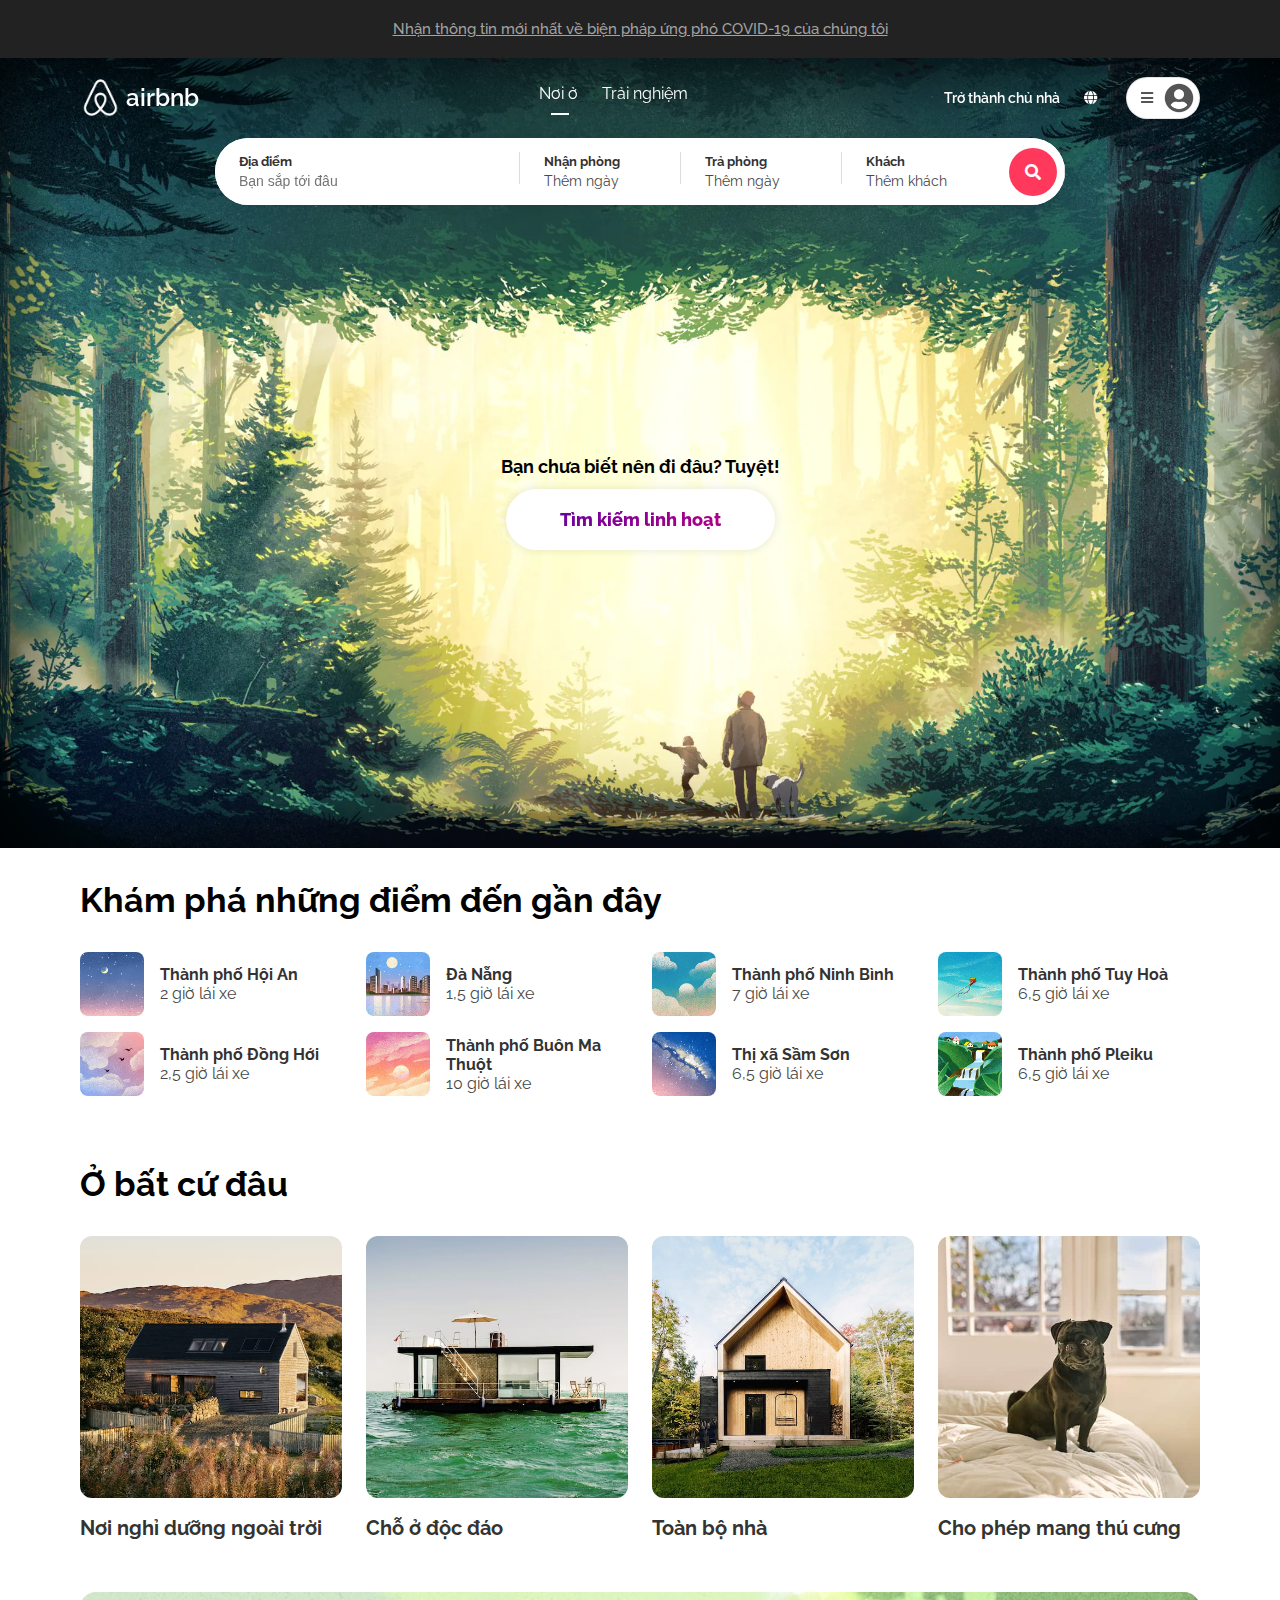
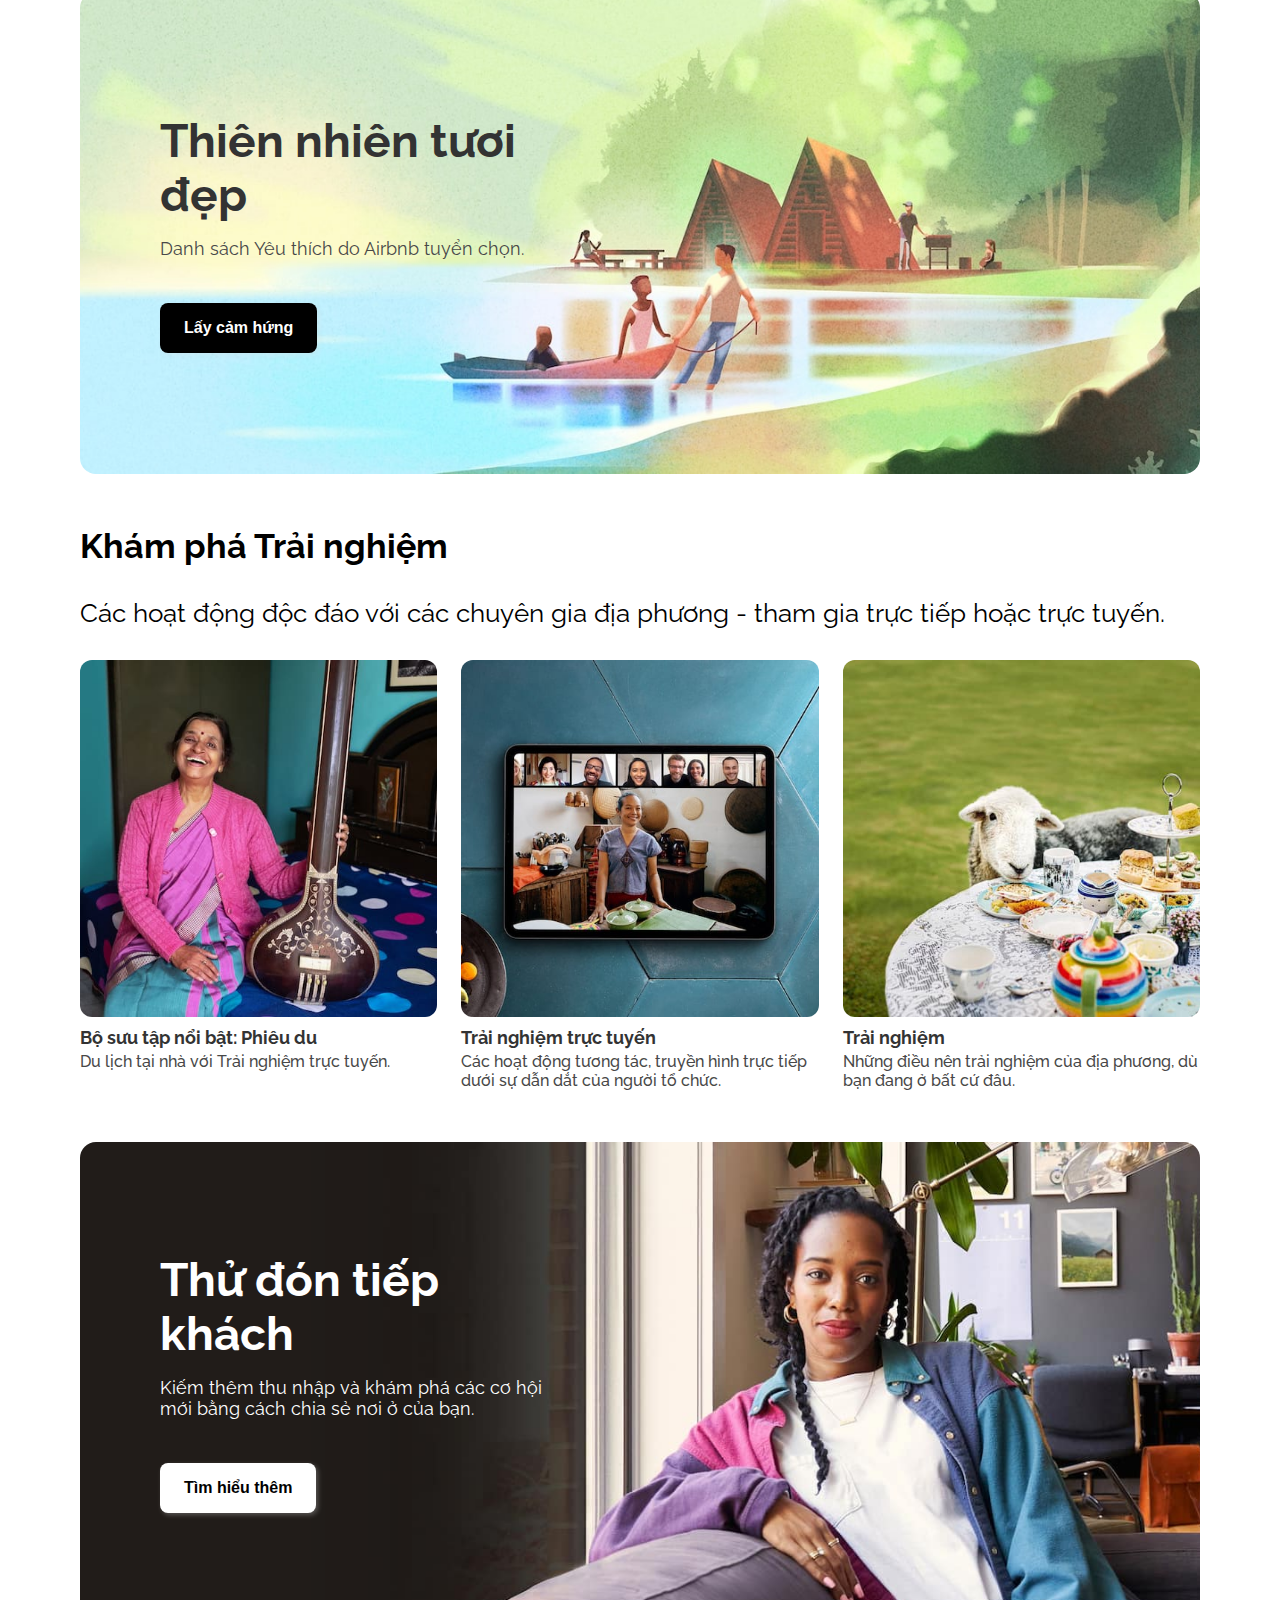
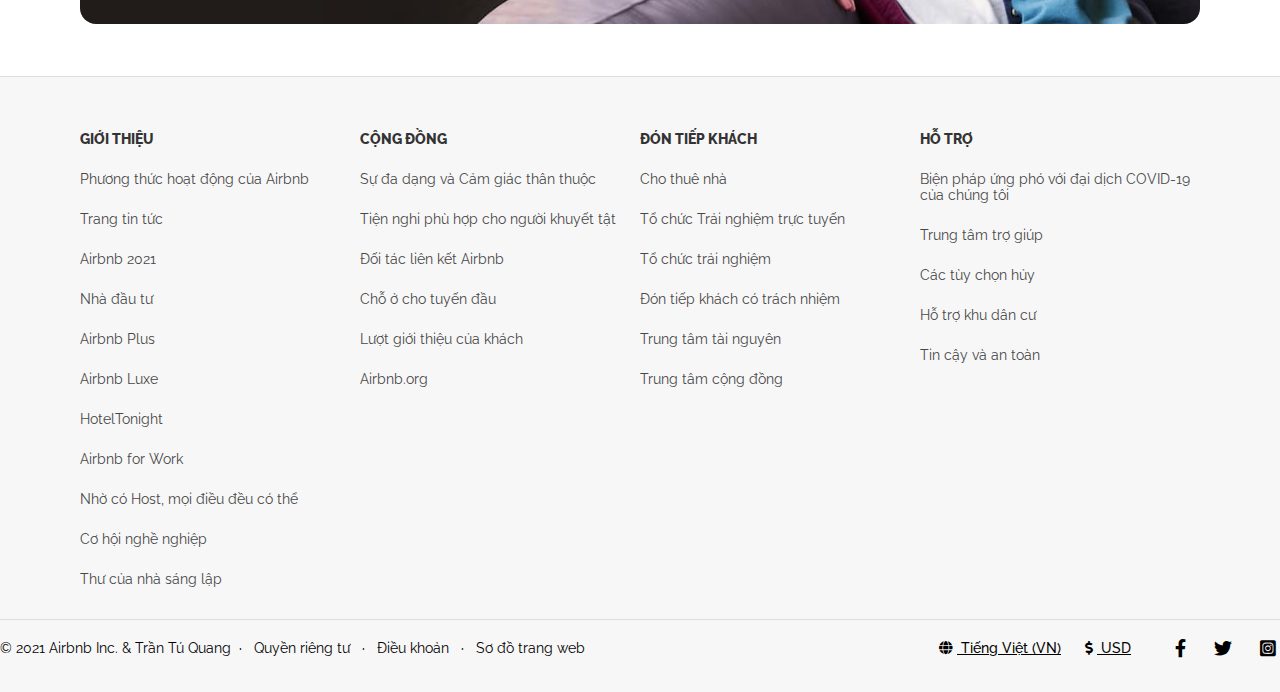
<file: index.html>
<!DOCTYPE html>
<html lang="en">
<head>
    <meta charset="UTF-8">
    <meta http-equiv="X-UA-Compatible" content="IE=edge">
    <meta name="viewport" content="width=device-width, initial-scale=1.0">
    <!-- Heading -->
    <link rel="image_src" href="./assets/img/logo.png">
    <link rel="icon" href="./assets/img/logo.png" type="image/gif" sizes="16x16">
    <title>Clone | Airbnb: Nhà nghỉ dưỡng cho thuê, Cabin, Nhà trên bãi biển, Nhà và Trải nghiệm độc đáo</title>
    <!-- Google Font -->
    <link rel="preconnect" href="https://fonts.googleapis.com">
    <link rel="preconnect" href="https://fonts.gstatic.com" crossorigin>
    <link href="https://fonts.googleapis.com/css2?family=Raleway:wght@300;400;500;600;700;800&display=swap" rel="stylesheet">
    <!-- CSS -->
    <link rel="stylesheet" href="./assets/font/fontawesome-free-5.15.3-web/css/all.min.css">
    <link rel="stylesheet" href="./assets/css/general.css">
    <link rel="stylesheet" href="./assets/css/index.css">
    <link rel="stylesheet" href="./assets/css/grid.css">
    <link rel="stylesheet" href="./assets/css/responsive_index.css">
    <link rel="stylesheet" href="./assets/css/calendar.css">
</head>
<body>
    
    <div class="app">
        <div class="covid-noti-wrap">
            <a href="./covidsafety.html" target="popup" class="covid-noti-link">
                 Nhận thông tin mới nhất về biện pháp ứng phó COVID-19 của chúng tôi
            </a>
        </div>
        <header>
            <div class="header-img" style="background-image: url(./assets/img/home-01.webp);">
                <div class="overlay hide">
                    <div class="navbar">
                        <a href="./index.html" class="navbar-logo">
                            <img class="navbar-logo-img" src="./assets/img/logo-white.png" alt="">
                            <span>airbnb</span>
                        </a>
                        <ul class="navbar-exp">
                            <li><div class="navbar-exp-link active">Nơi ở</div></li>
                            <li><div class="navbar-exp-link">Trải nghiệm</div></li>   
                        </ul>
                        <a class="navbar-user">
                            <div class="navbar-user-register"><span>Trở thành chủ nhà</span></div>
                            <div class="navbar-user-language"><i class="fas fa-globe"></i></div>
                            <div class="navbar-user-login">
                                <div class="navbar-user-bar"><i class="fas fa-bars"></i></div>
                                <img class="navbar-user-login-avatar" src="./assets/img/home-02-avatar.png" alt="">
                            </div>
                        </a>
                        <ul class="navbar-user-list">
                            <li class="navbar-user-item"><a class="navbar-user-link" href="#">Đăng ký</a></li>
                            <li class="navbar-user-item"><a class="navbar-user-link" href="#">Đăng nhập</a></li>
                            <li class="navbar-user-item"><a class="navbar-user-link" href="#">Cho thuê nhà</a></li>
                            <li class="navbar-user-item"><a class="navbar-user-link" href="#">Tổ chức trách nhiệm</a></li>
                            <li class="navbar-user-item"><a class="navbar-user-link" href="#">Trợ giúp</a></li>
                        </ul>
                        <div class="nav-search-bar">
                            <div class="nav-search-header-wrap disabled">
                                <span class="nav-search-header-heading">Bắt đầu tìm kiếm</span>
                                <div class="nav-search-header-btn">
                                    <i class="fas fa-search"></i>
                                </div>
                            </div>
                            <div class="nav-search-header-mobile-wrap disabled">
                                <div class="nav-search-header-mobile-searching-wrap">
                                    <div class="nav-search-header-mobile-searching">
                                        <i class="fas fa-search"></i>
                                        <input placeholder="Bạn sắp đi đâu?">
                                    </div>
                                </div>
                                <div class="nav-search-header-mobile-cancel">
                                    Huỷ
                                </div>
                                <div class="nav-search-mobile-place-wrap">
                                    <span class="nav-search-mobile-place-heading">MỌI LÚC, MỌI NƠI</span>
                                    <div class="nav-search-mobile-place-option">
                                        <input type="button" value="Huế">
                                        <input type="button" value="Hồ Chí Minh">
                                        <input type="button" value="Hà Nội">
                                    </div>
                                    <a class="nav-search-mobile-place-btn">
                                        <span>Tìm kiếm linh hoạt</span>
                                        <i class="fas fa-angle-right"></i>
                                    </a>
                                </div>
                            </div>
                            <div class="nav-search-wrap">
                                <div class="nav-search-text" style="flex-grow: 2;">
                                    <h5 class="nav-search-heading">Địa điểm</h5>
                                    <input class="nav-search-input" type="text" placeholder="Bạn sắp tới đâu">
                                </div>
                                <div class="nav-search-place-wrap disabled">
                                    <span class="nav-search-place-heading">MỌI LÚC, MỌI NƠI</span>
                                    <div class="nav-search-place-option">
                                        <input type="button" value="Huế">
                                        <input type="button" value="Hồ Chí Minh">
                                        <input type="button" value="Hà Nội">
                                    </div>
                                    <a class="nav-search-place-btn gradient-text">
                                        <span>Tìm kiếm linh hoạt</span>
                                        <i class="fas fa-angle-right"></i>
                                    </a>
                                </div>
                                <div class="nav-search-text" data-index="0" style="flex-grow: 1;">
                                    <h5 class="nav-search-heading">Nhận phòng</h5>
                                    <p class="nav-search-description">Thêm ngày</p>
                                </div>
                                <div class="nav-search-text" data-index="0" style="flex-grow: 1;">
                                    <h5 class="nav-search-heading">Trả phòng</h5>
                                    <p class="nav-search-description">Thêm ngày</p>
                                </div>
                                <div class="nav-search-text disabled" data-index="2" style="flex-grow: 2;">
                                    <h5 class="nav-search-heading ">Ngày linh hoạt</h5>
                                    <p class="nav-search-description">Thêm ngày</p>
                                </div>
                                <div class="nav-search-date-wrap disabled">
                                    <div class="nav-search-option">
                                        <div class="nav-search-option-text active">Lịch</div>
                                        <div class="nav-search-option-text">Ngày linh hoạt</div>
                                    </div>
                                    <div class="nav-search-calendar">
                                        <div class="calendar">
                                            <div class="calendar-header">
                                                <span class="month-change" id="prev-month">
                                                    <pre><</pre>
                                                </span>
                                                <div>
                                                    <span id="month"></span>
                                                    <span id="year"></span>
                                                </div>
                                                <span class="month-change" id="next-month">
                                                    <pre>></pre>
                                                </span>
                                            </div>
                                            <div class="calendar-body">
                                                <div class="calendar-week-day">
                                                    <div>T2</div>
                                                    <div>T3</div>
                                                    <div>T4</div>
                                                    <div>T5</div>
                                                    <div>T6</div>
                                                    <div>T7</div>
                                                    <div>CN</div>
                                                </div>
                                                <div class="calendar-days">
                                                </div>
                                            </div>
                                        </div>
                                    </div>
                                    <div class="nav-search-flexible disabled">
                                        <p class="nav-search-flexible-how-long-heading">Bạn muốn ở trong bao lâu?</p>
                                        <div class="nav-search-flexible-how-long">
                                            <input class="checked" type="button" name="how-long" value="Cuối tuần">
                                            <input type="button" name="how-long" value="1 tuần">
                                            <input type="button" name="how-long" value="1 tháng">
                                        </div>
                                        <p class="nav-search-flexible-when-heading">Bạn muốn đi khi nào?</p>
                                        <div class="nav-search-flexible-when">
                                            <div class="nav-search-flexible-when-month checked" name="7">
                                                <div class="nav-search-flexible-when-month-icon">
                                                    <i class="far fa-calendar-check"></i>
                                                </div>
                                                <span>Tháng 7</span>
                                            </div>
                                            <div class="nav-search-flexible-when-month" name="8">
                                                <div class="nav-search-flexible-when-month-icon">
                                                    <i class="far fa-calendar"></i>
                                                </div>
                                                <span>Tháng 8</span>
                                            </div>
                                            <div class="nav-search-flexible-when-month" name="9">
                                                <div class="nav-search-flexible-when-month-icon">
                                                    <i class="far fa-calendar"></i>
                                                </div>
                                                <span>Tháng 9</span>
                                            </div>
                                            <div class="nav-search-flexible-when-month" name="10">
                                                <div class="nav-search-flexible-when-month-icon">
                                                    <i class="far fa-calendar"></i>
                                                </div>
                                                <span>Tháng 10</span>
                                            </div>
                                            <div class="nav-search-flexible-when-month" name="11">
                                                <div class="nav-search-flexible-when-month-icon">
                                                    <i class="far fa-calendar"></i>
                                                </div>
                                                <span>Tháng 11</span>
                                            </div>
                                            <div class="nav-search-flexible-when-month" name="12">
                                                <div class="nav-search-flexible-when-month-icon">
                                                    <i class="far fa-calendar"></i>
                                                </div>
                                                <span>Tháng 12</span>
                                            </div>
                                        </div>
                                    </div>
                                </div>
                                <div class="nav-search-guest-wrap disabled">
                                    <div class="nav-search-guest-item">
                                        <div class="nav-search-guest-text">
                                            <h5 class="nav-search-guest-heading">Người lớn</h5>
                                            <p class="nav-search-guest-description">Từ 13 tuổi trở lên</p>
                                        </div>
                                        <div class="nav-search-guest-btn">
                                            <button class="nav-search-guest-minus">
                                                <i class="fas fa-minus"></i>
                                            </button>
                                            <input class="nav-search-guest-value" value="0" name="16">
                                            <button class="nav-search-guest-plus">
                                                <i class="fas fa-plus"></i>
                                            </button>
                                        </div>
                                    </div>
    
                                    <div class="nav-search-guest-item">
                                        <div class="nav-search-guest-text">
                                            <h5 class="nav-search-guest-heading">Trẻ em</h5>
                                            <p class="nav-search-guest-description">Độ tuổi 2 - 12</p>
                                        </div>
                                        <div class="nav-search-guest-btn">
                                            <button class="nav-search-guest-minus">
                                                <i class="fas fa-minus"></i>
                                            </button>
                                            <input class="nav-search-guest-value" value="0" name="5">
                                            <button class="nav-search-guest-plus">
                                                <i class="fas fa-plus"></i>
                                            </button>
                                        </div>
                                    </div>
                                    
                                    <div class="nav-search-guest-item">
                                        <div class="nav-search-guest-text">
                                            <h5 class="nav-search-guest-heading">Em bé</h5>
                                            <p class="nav-search-guest-description">Dưới 2</p>
                                        </div>
                                        <div class="nav-search-guest-btn">
                                            <button class="nav-search-guest-minus">
                                                <i class="fas fa-minus"></i>
                                            </button>
                                            <input class="nav-search-guest-value" value="0" name="5">
                                            <button class="nav-search-guest-plus">
                                                <i class="fas fa-plus"></i>
                                            </button>
                                        </div>
                                    </div>
                                </div>
                                <div class="nav-search-date-2-wrap disabled">
                                    <div class="nav-search-calendar-2">
                                        <div class="calendar">
                                            <div class="calendar-header">
                                                <span class="month-change" id="prev-month2">
                                                    <pre><</pre>
                                                </span>
                                                <div>
                                                    <span id="month2"></span>
                                                    <span id="year2"></span>
                                                </div>
                                                <span class="month-change" id="next-month2">
                                                    <pre>></pre>
                                                </span>
                                            </div>
                                            <div class="calendar-body">
                                                <div class="calendar-week-day">
                                                    <div>T2</div>
                                                    <div>T3</div>
                                                    <div>T4</div>
                                                    <div>T5</div>
                                                    <div>T6</div>
                                                    <div>T7</div>
                                                    <div>CN</div>
                                                </div>
                                                <div class="calendar-days">
                                                </div>
                                            </div>
                                        </div>
                                        <!-- <input type="date" name="come-in">
                                        <input type="date" name="come-out"> -->
                                    </div>
                                </div>
                                <div class="nav-search-text" style="flex-grow: 1;">
                                    <div data-index="0">
                                        <h5 class="nav-search-heading">Khách</h5>
                                        <p class="nav-search-description nav-search-number-guest">Thêm khách</p>
                                    </div>
                                    <div class="disabled" data-index="1">
                                        <h5 class="nav-search-heading">Ngày</h5>
                                        <p class="nav-search-description">Thêm thời điểm bạn muốn tham gia</p>
                                    </div>
                                    <div class="nav-search-btn">
                                        <i class="fas fa-search"></i>
                                        <span>Tìm kiếm</span>
                                    </div>
                                </div>
                                
                            </div>
                        </div>
                    </div>
                </div>
                <div class="header-search">
                    <div class="header-search-heading">Bạn chưa biết nên đi đâu? Tuyệt!</div>
                    <a class="header-search-btn"><span class="gradient-text">Tìm kiếm linh hoạt</span></a>
                </div>
            </div>
        </header>

        <div class="container">
            <div class="content-wrap" id="recent">
                <h3 class="content-heading">Khám phá những điểm đến gần đây</h3>
                <div class="row">
                    <div class="col l-3 m-4 c-6">
                        <div class="recent-place-wrap">
                            <img src="./assets/img/recent-01.jpg" alt="" class="recent-place-img">
                            <div class="recent-place-text">
                                <h5 class="recent-place-heading">Thành phố Hội An</h5>
                                <p class="recent-place-description">2 giờ lái xe</p>
                            </div>
                        </div>
                    </div>
                    <div class="col l-3 m-4 c-6">
                        <div class="recent-place-wrap">
                            <img src="./assets/img/recent-02.jpg" alt="" class="recent-place-img">
                            <div class="recent-place-text">
                                <h5 class="recent-place-heading">Đà Nẵng</h5>
                                <p class="recent-place-description">1,5 giờ lái xe</p>
                            </div>
                        </div>
                    </div>
                    <div class="col l-3 m-4 c-6">
                        <div class="recent-place-wrap">
                            <img src="./assets/img/recent-03.jpg" alt="" class="recent-place-img">
                            <div class="recent-place-text">
                                <h5 class="recent-place-heading">Thành phố Ninh Bình</h5>
                                <p class="recent-place-description">7 giờ lái xe</p>
                            </div>
                        </div>
                    </div>
                    <div class="col l-3 m-4 c-6">
                        <div class="recent-place-wrap">
                            <img src="./assets/img/recent-04.jpg" alt="" class="recent-place-img">
                            <div class="recent-place-text">
                                <h5 class="recent-place-heading">Thành phố Tuy Hoà</h5>
                                <p class="recent-place-description">6,5 giờ lái xe</p>
                            </div>
                        </div>
                    </div>
                    <div class="col l-3 m-4 c-6">
                        <div class="recent-place-wrap">
                            <img src="./assets/img/recent-05.jpg" alt="" class="recent-place-img">
                            <div class="recent-place-text">
                                <h5 class="recent-place-heading">Thành phố Đồng Hới</h5>
                                <p class="recent-place-description">2,5 giờ lái xe</p>
                            </div>
                        </div>
                    </div>
                    <div class="col l-3 m-4 c-6">
                        <div class="recent-place-wrap">
                            <img src="./assets/img/recent-06.jpg" alt="" class="recent-place-img">
                            <div class="recent-place-text">
                                <h5 class="recent-place-heading">Thành phố Buôn Ma Thuột</h5>
                                <p class="recent-place-description">10 giờ lái xe</p>
                            </div>
                        </div>
                    </div>
                    <div class="col l-3 m-4 c-6">
                        <div class="recent-place-wrap">
                            <img src="./assets/img/recent-07.jpg" alt="" class="recent-place-img">
                            <div class="recent-place-text">
                                <h5 class="recent-place-heading">Thị xã Sầm Sơn</h5>
                                <p class="recent-place-description">6,5 giờ lái xe</p>
                            </div>
                        </div>
                    </div>
                    <div class="col l-3 m-4 c-6">
                        <div class="recent-place-wrap">
                            <img src="./assets/img/recent-08.jpg" alt="" class="recent-place-img">
                            <div class="recent-place-text">
                                <h5 class="recent-place-heading">Thành phố Pleiku</h5>
                                <p class="recent-place-description">6,5 giờ lái xe</p>
                            </div>
                        </div>
                    </div>
                </div>
            </div>
            <div class="content-wrap">
                <h3 class="content-heading">Ở bất cứ đâu</h3>
                <div class="row">
                    <div class="col l-3 m-6 c-6">
                        <div class="anywhere-wrap">
                            <img src="./assets/img/anywhere-01.jpg" alt="" class="anywhere-img">
                            <h5 class="anywhere-heading">Nơi nghỉ dưỡng ngoài trời</h5>
                        </div>
                    </div>
                    <div class="col l-3 m-6 c-6">
                        <div class="anywhere-wrap">
                            <img src="./assets/img/anywhere-02.jpg" alt="" class="anywhere-img">
                            <h5 class="anywhere-heading">Chỗ ở độc đáo</h5>
                        </div>
                    </div>
                    <div class="col l-3 m-6 c-6">
                        <div class="anywhere-wrap">
                            <img src="./assets/img/anywhere-03.jpg" alt="" class="anywhere-img">
                            <h5 class="anywhere-heading">Toàn bộ nhà</h5>
                        </div>
                    </div>
                    <div class="col l-3 m-6 c-6">
                        <div class="anywhere-wrap">
                            <img src="./assets/img/anywhere-04.jpg" alt="" class="anywhere-img">
                            <h5 class="anywhere-heading">Cho phép mang thú cưng</h5>
                        </div>
                    </div>
                </div>
            </div>
            <div class="content-wrap">
                <div class="row">
                    <div class="col l-12 m-12 c-12">
                        <div class="poster-wrap" >
                            <div class="poster-img" style="background-image: url(./assets/img/poster-01.jpg);"></div>
                            <div class="poster-text">
                                <h5 class="poster-heading">Thiên nhiên tươi đẹp</h5>
                                <p class="poster-description">Danh sách Yêu thích do Airbnb tuyển chọn.</p>
                                <div>
                                    <button class="poster-btn">Lấy cảm hứng</button>
                                </div>
                            </div>
                        </div>
                    </div>
                </div>
            </div>
            <div class="content-wrap">
                <div class="content-text">
                    <h3 class="content-heading">Khám phá Trải nghiệm</h3>
                    <p class="content-description">Các hoạt động độc đáo với các chuyên gia địa phương - tham gia trực tiếp hoặc trực tuyến.</p>
                </div>
                <div class="row">
                    <div class="col l-4 m-4 c-12">
                        <div class="explore-wrap">
                            <img src="./assets/img/explore-01.jpg" alt="" class="explore-img">
                            <div class="explore-text">
                                <h5 class="explore-heading">Bộ sưu tập nổi bật: Phiêu du</h5>
                                <p class="explore-description">Du lịch tại nhà với Trải nghiệm trực tuyến.</p>
                            </div>
                        </div>
                    </div>
                    <div class="col l-4 m-4 c-12">
                        <div class="explore-wrap">
                            <img src="./assets/img/explore-02.jpg" alt="" class="explore-img">
                            <div class="explore-text">
                                <h5 class="explore-heading">Trải nghiệm trực tuyến</h5>
                                <p class="explore-description">Các hoạt động tương tác, truyền hình trực tiếp dưới sự dẫn dắt của người tổ chức.</p>
                            </div>
                        </div>
                    </div>
                    <div class="col l-4 m-4 c-12">
                        <div class="explore-wrap">
                            <img src="./assets/img/explore-03.jpg" alt="" class="explore-img">
                            <div class="explore-text">
                                <h5 class="explore-heading">Trải nghiệm</h5>
                                <p class="explore-description">Những điều nên trải nghiệm của địa phương, dù bạn đang ở bất cứ đâu.</p>
                            </div>
                        </div>
                    </div>
                </div>
            </div>
            <div class="content-wrap">
                <div class="row">
                    <div class="col l-12 m-12 c-12">
                        <div class="poster-wrap">
                            <div class="poster-img white" style="background-image: url(./assets/img/poster-02.jpg);"></div>
                            <div class="poster-text white">
                                <h5 class="poster-heading white">Thử đón tiếp khách</h5>
                                <p class="poster-description white">Kiếm thêm thu nhập và khám phá các cơ hội mới bằng cách chia sẻ nơi ở của bạn.</p>
                                <div>
                                    <button class="poster-btn white">Tìm hiểu thêm</button>
                                </div>
                            </div>
                        </div>
                    </div>
                </div>
            </div>
        </div>

        <footer>
            <div class="row no-gutters" >
                <div class="footer-wrap">
                    <div class="col l-3 m-6 c-6">
                        <div class="footer-heading">
                            <span>
                                GIỚI THIỆU
                            </span>
                        </div>
                        <a href="#" class="footer-link">
                            Phương thức hoạt động của Airbnb
                        </a>
                        <a href="#" class="footer-link">
                            Trang tin tức
                        </a>
                        <a href="#" class="footer-link">
                            Airbnb 2021
                        </a>
                        <a href="#" class="footer-link">
                            Nhà đầu tư
                        </a>
                        <a href="#" class="footer-link">
                            Airbnb Plus
                        </a>
                        <a href="#" class="footer-link">
                            Airbnb Luxe
                        </a>
                        <a href="#" class="footer-link">
                            HotelTonight
                        </a>
                        <a href="#" class="footer-link">
                            Airbnb for Work
                        </a>
                        <a href="#" class="footer-link">
                            Nhờ có Host, mọi điều đều có thể
                        </a>
                        <a href="#" class="footer-link">
                            Cơ hội nghề nghiệp
                        </a>
                        <a href="#" class="footer-link">
                            Thư của nhà sáng lập
                        </a>
                    </div>
                    <div class="col l-3 m-6 c-6">
                        <div class="footer-heading">
                            <span>
                                CỘNG ĐỒNG
                            </span>
                        </div>
                        <a href="#" class="footer-link">
                            Sự đa dạng và Cảm giác thân thuộc
                        </a>
                        <a href="#" class="footer-link">
                            Tiện nghi phù hợp cho người khuyết tật
                        </a>
                        <a href="#" class="footer-link">
                            Đối tác liên kết Airbnb
                        </a>
                        <a href="#" class="footer-link">
                            Chỗ ở cho tuyến đầu
                        </a>
                        <a href="#" class="footer-link">
                            Lượt giới thiệu của khách
                        </a>
                        <a href="#" class="footer-link">
                            Airbnb.org
                        </a>
                    </div>
                    <div class="col l-3 m-6 c-6">
                        <div class="footer-heading">
                            <span>
                                ĐÓN TIẾP KHÁCH
                            </span>
                        </div>
                        <a href="#" class="footer-link">
                            Cho thuê nhà
                        </a>
                        <a href="#" class="footer-link">
                            Tổ chức Trải nghiệm trực tuyến
                        </a>
                        <a href="#" class="footer-link">
                            Tổ chức trải nghiệm
                        </a>
                        <a href="#" class="footer-link">
                            Đón tiếp khách có trách nhiệm
                        </a>
                        <a href="#" class="footer-link">
                            Trung tâm tài nguyên
                        </a>
                        <a href="#" class="footer-link">
                            Trung tâm cộng đồng
                        </a>
                    </div>
                    <div class="col l-3 m-6 c-6">
                        <div class="footer-heading">
                            <span>
                                HỖ TRỢ
                            </span>
                        </div>
                        <a href="#" class="footer-link">
                            Biện pháp ứng phó với đại dịch COVID-19 của chúng tôi
                        </a>
                        <a href="#" class="footer-link">
                            Trung tâm trợ giúp
                        </a>
                        <a href="#" class="footer-link">
                            Các tùy chọn hủy
                        </a>
                        <a href="#" class="footer-link">
                            Hỗ trợ khu dân cư
                        </a>
                        <a href="#" class="footer-link">
                            Tin cậy và an toàn
                        </a>
                    </div>
                </div>
                <div class="copyright-wrap">
                    <ul class="copyright-list">
                        <li class="copyright-item-left">
                            © 2021 Airbnb Inc. & Trần Tú Quang
                        </li>
                        <li class="copyright-item-left">
                            <span>·</span>
                            <a href="#">
                                Quyền riêng tư
                            </a>
                            <span>·</span>
                            <a href="#">
                                Điều khoản
                            </a>
                            <span>·</span>
                            <a href="#">
                                Sơ đồ trang web
                            </a>
                        </li>
                    </ul>
                    <ul class="copyright-list">
                        <li class="copyright-item-right">
                            <a href="#">
                                <i class="fas fa-globe"></i>
                                Tiếng Việt (VN)
                            </a>
                        </li>
                        <li class="copyright-item-right">
                            <a href="#">
                                <i class="fas fa-dollar-sign"></i>
                                USD
                            </a>
                        </li>
                        <li class="copyright-item-right">
                            <a class="copyright-item-social" href="https://www.facebook.com/airbnb">
                                <i class="fab fa-facebook-f"></i>
                            </a>
                            <a class="copyright-item-social" href="https://twitter.com/airbnb">
                                <i class="fab fa-twitter"></i>
                            </a>
                            <a class="copyright-item-social" href="https://instagram.com/airbnb">
                                <i class="fab fa-instagram-square"></i>
                            </a>
                        </li>
                    </ul>
                </div>
            </div>
        </footer>
    </div>    

    <script src="./assets/js/index.js"></script>
</body>
</html>
</file>
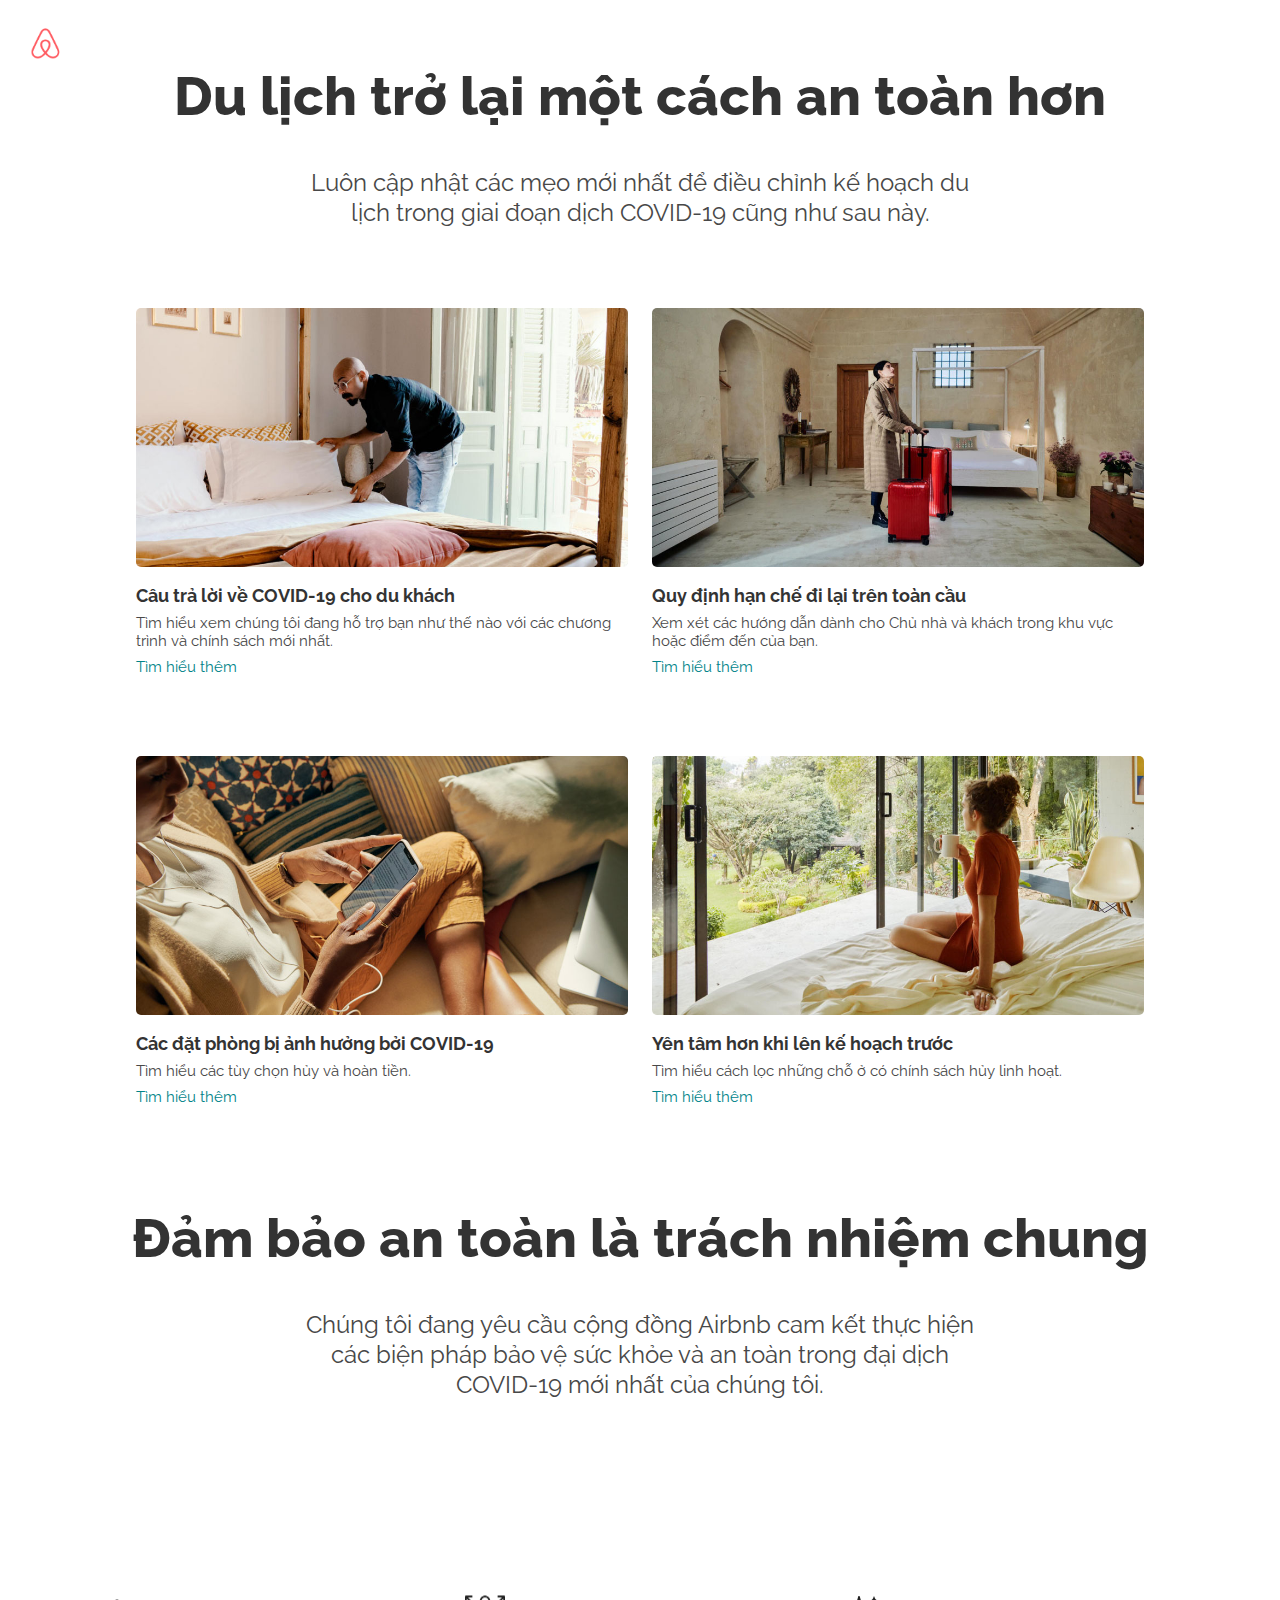
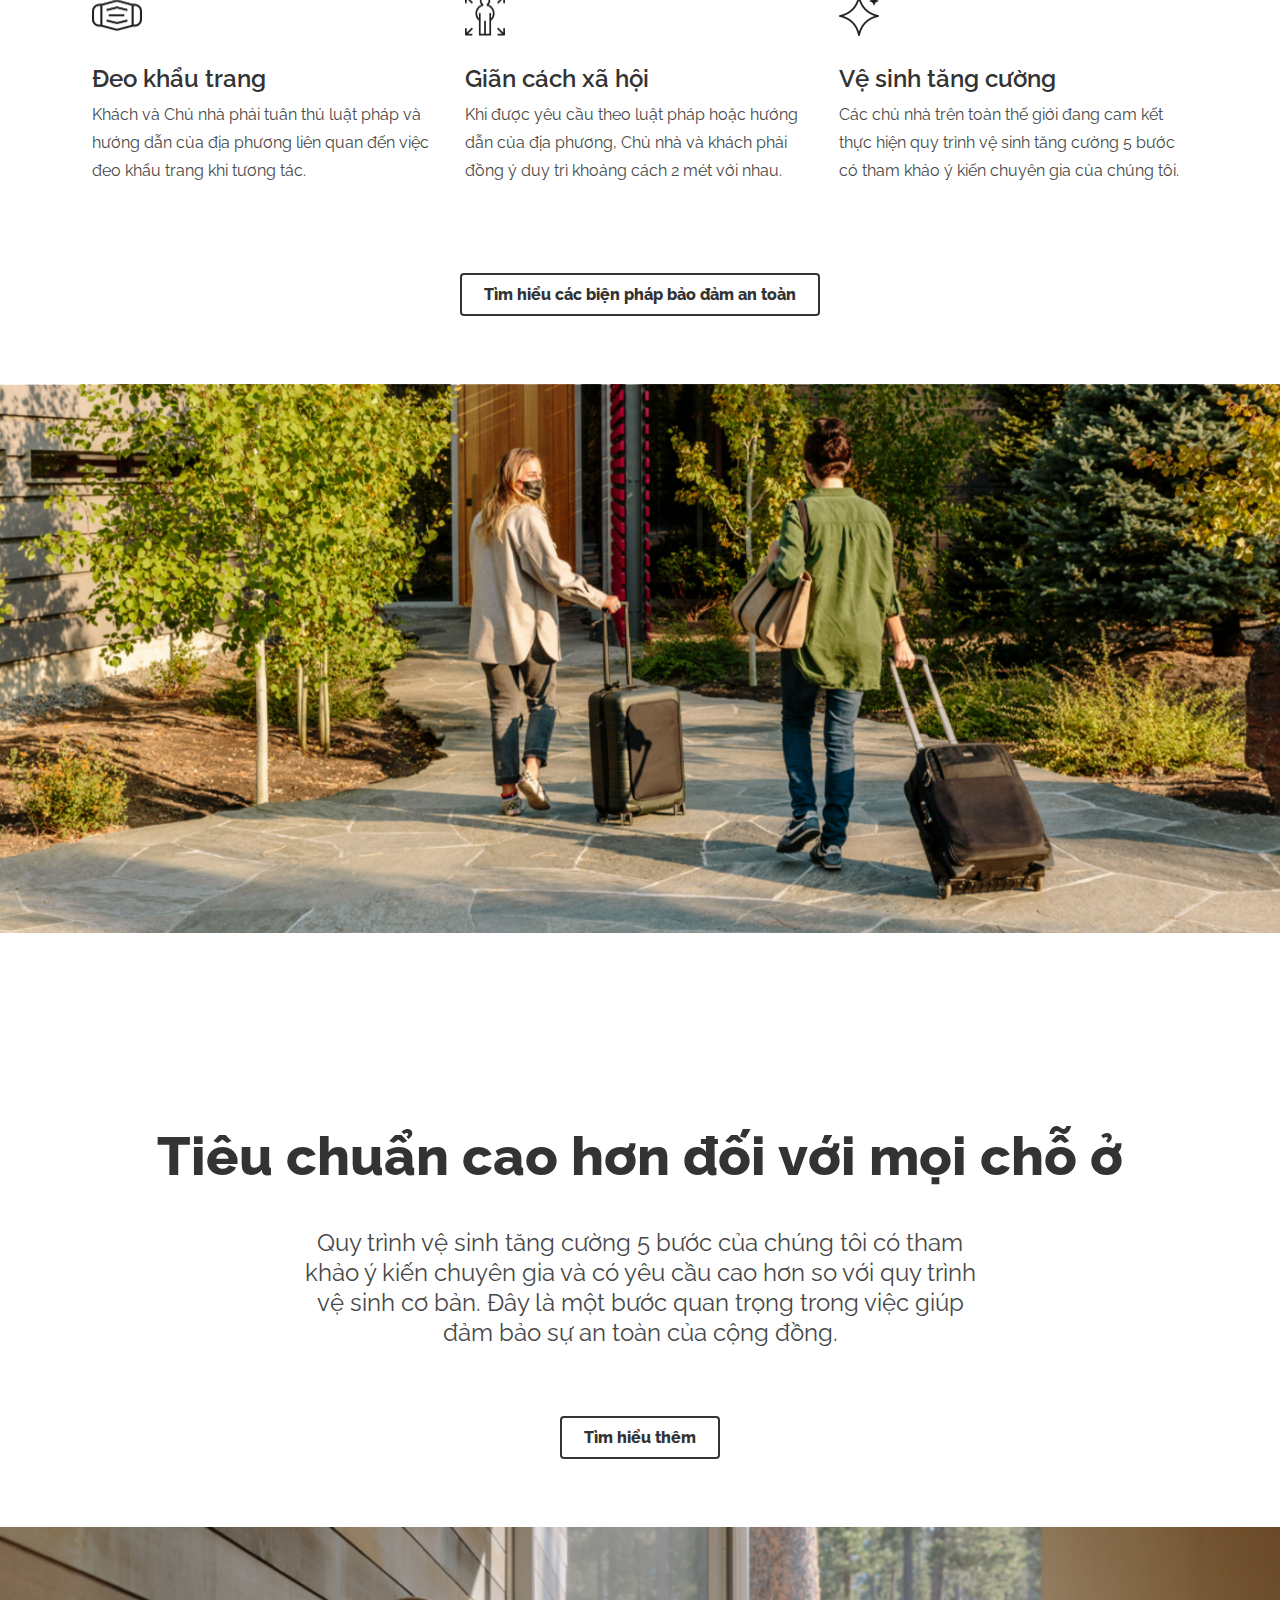
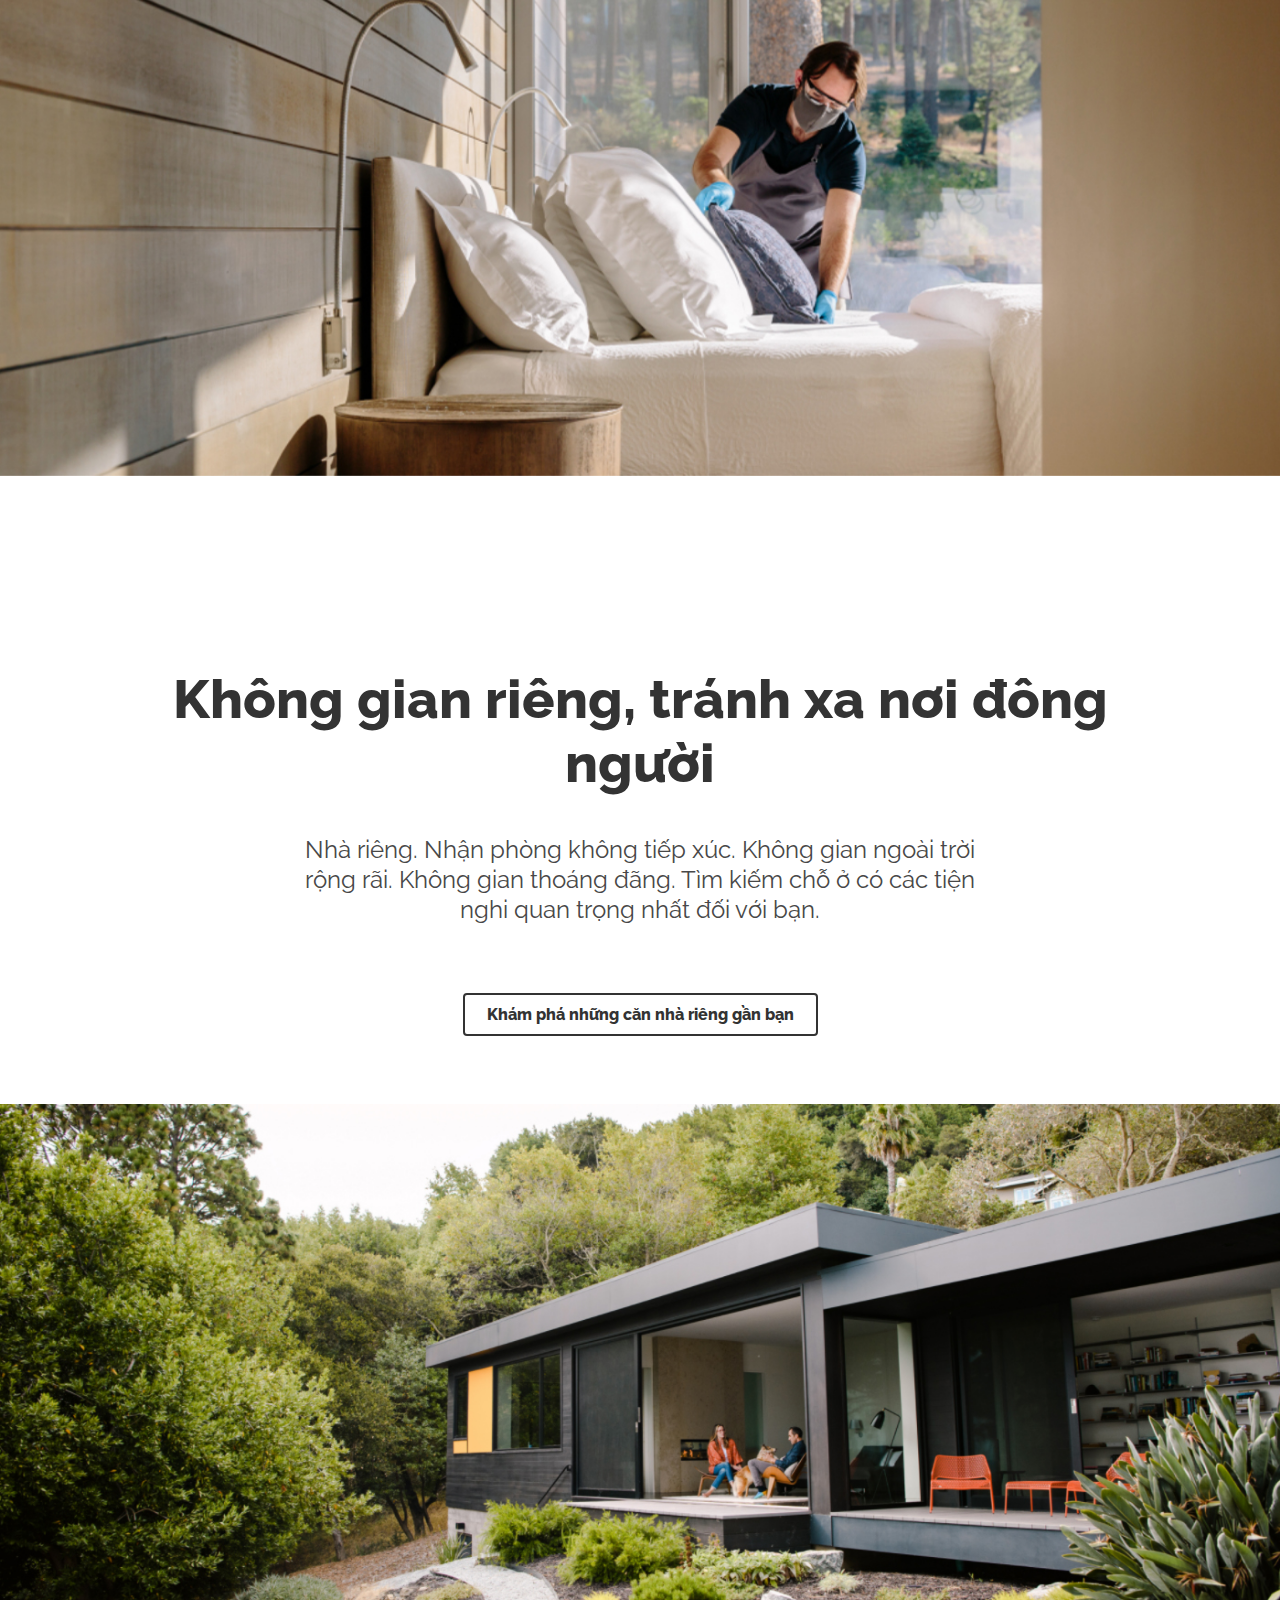
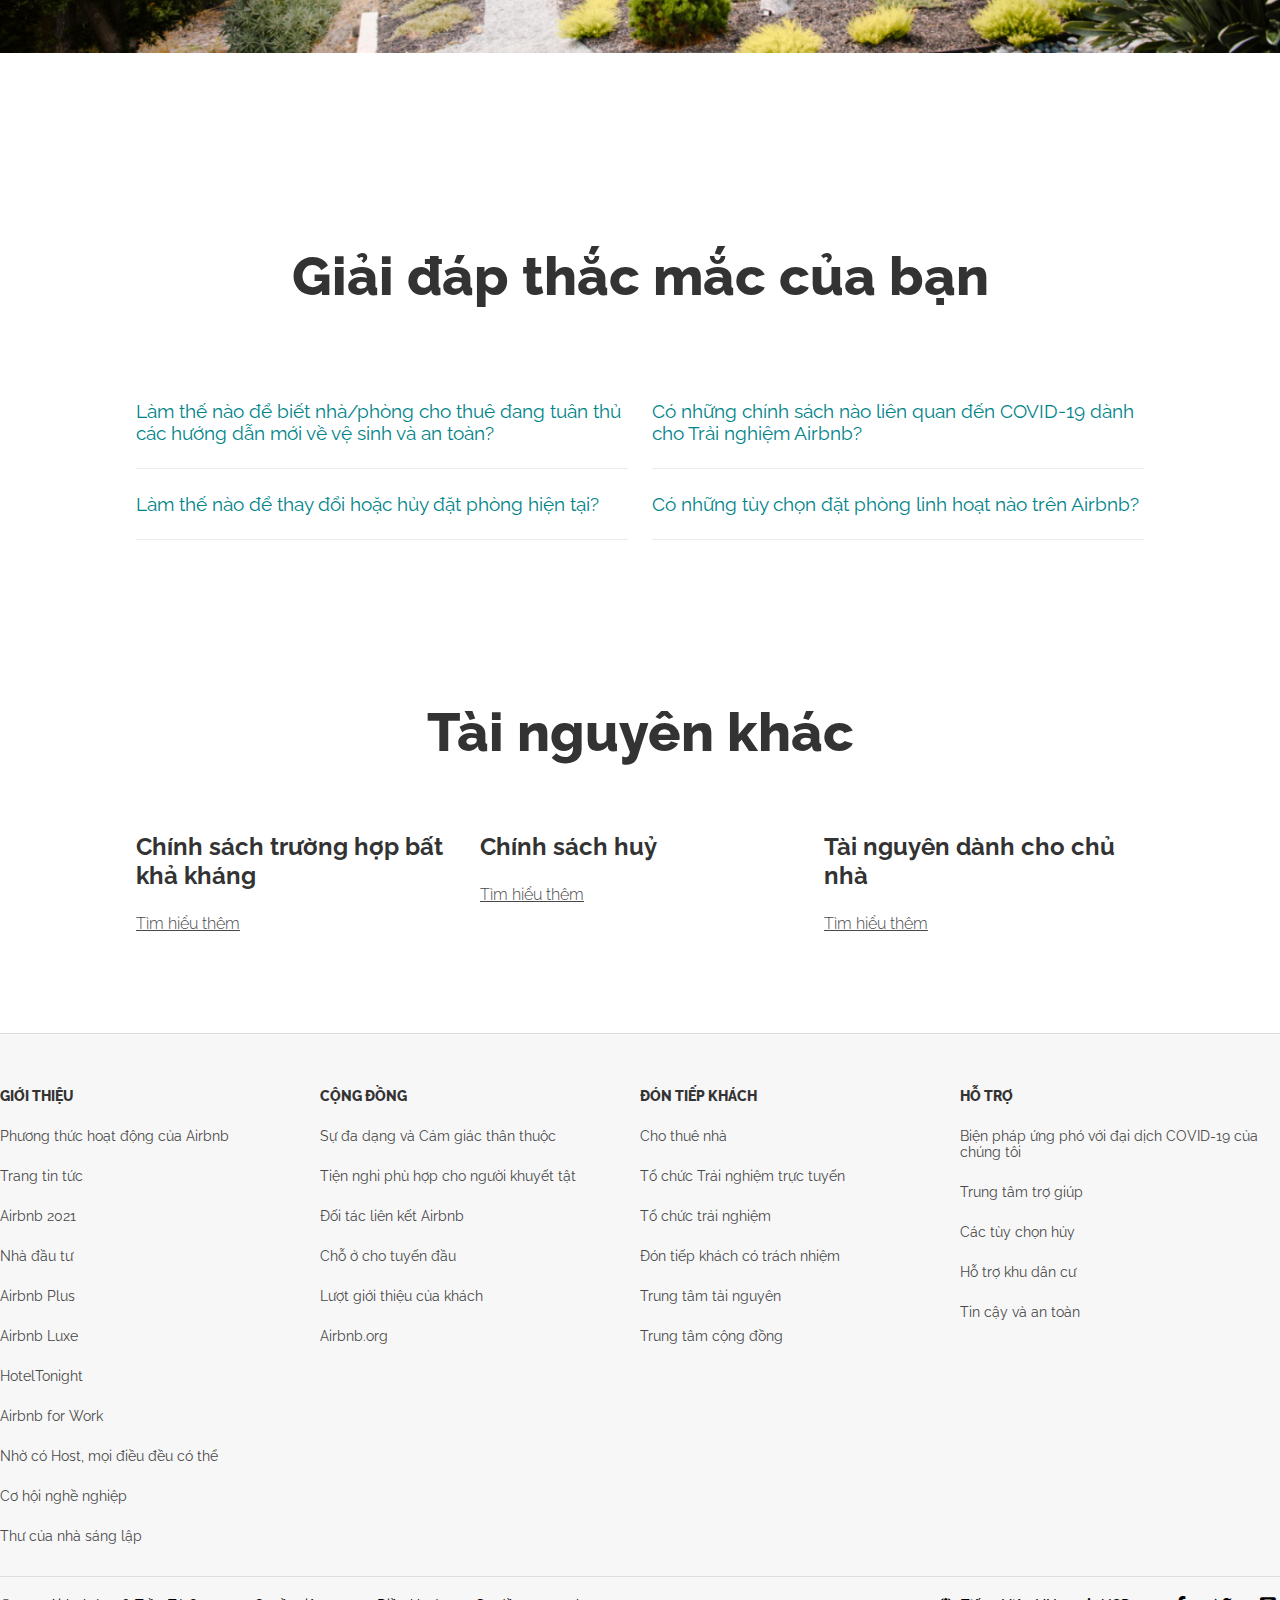
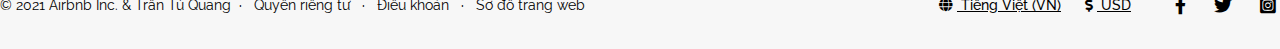
<file: covidsafety.html>
<!DOCTYPE html>
<html lang="en">
<head>
    <meta charset="UTF-8">
    <meta http-equiv="X-UA-Compatible" content="IE=edge">
    <meta name="viewport" content="width=device-width, initial-scale=1.0">
    <!-- Heading -->
    <link rel="icon" href="./assets/img/logo.png" type="image/gif" sizes="16x16">
    <title>Clone | An toàn trong đại dịch COVID-19</title>
    <!-- Google Font -->
    <link rel="preconnect" href="https://fonts.googleapis.com">
    <link rel="preconnect" href="https://fonts.gstatic.com" crossorigin>
    <link href="https://fonts.googleapis.com/css2?family=Raleway:wght@300;400;500;600;700;800&display=swap" rel="stylesheet">
    <!-- CSS -->
    <link rel="stylesheet" href="./assets/font/fontawesome-free-5.15.3-web/css/all.min.css">
    <link rel="stylesheet" href="./assets/css/general.css">
    <link rel="stylesheet" href="./assets/css/covidsafety.css">
    <link rel="stylesheet" href="./assets/css/grid.css">
</head>
<body>
    <div class="app">
        <header>
            <a href="./index.html" class="logo-header">
                <img src="./assets/img/logo.png" alt="">
            </a>
        </header>

        <div class="grid container">
            <!-- Content with card-4 -->
            <div class="content">
                <div class="content-heading">
                    <span>
                        Du lịch trở lại một cách an toàn hơn
                    </span>
                </div>
                <div class="content-description">
                    <span>
                        Luôn cập nhật các mẹo mới nhất để điều chỉnh kế hoạch du lịch trong giai đoạn dịch COVID-19 cũng như sau này.
                    </span>
                </div>
                <div class="row" id="card-4">
                </div>
            </div>
            <div class="content">
                <div class="content-heading">
                    <span>
                        Đảm bảo an toàn là trách nhiệm chung
                    </span>
                </div>
                <div class="content-description">
                    <span>
                        Chúng tôi đang yêu cầu cộng đồng Airbnb cam kết thực hiện các biện pháp bảo vệ sức khỏe và an toàn trong đại dịch COVID-19 mới nhất của chúng tôi.
                    </span>
                </div>
                <div class="row" id="card-3"></div>
                <div class="card-1-btn-img"></div>
            </div>
            <div class="content">
                <div class="content-heading">
                    <span>
                        Tiêu chuẩn cao hơn đối với mọi chỗ ở
                    </span>
                </div>
                <div class="content-description">
                    <span>
                        Quy trình vệ sinh tăng cường 5 bước của chúng tôi có tham khảo ý kiến chuyên gia và có yêu cầu cao hơn so với quy trình vệ sinh cơ bản. Đây là một bước quan trọng trong việc giúp đảm bảo sự an toàn của cộng đồng.
                    </span>
                </div>
                <div class="card-1-btn-img"></div>
            </div>
            <div class="content">
                <div class="content-heading">
                    <span>
                        Không gian riêng, tránh xa nơi đông người
                    </span>
                </div>
                <div class="content-description">
                    <span>
                        Nhà riêng. Nhận phòng không tiếp xúc. Không gian ngoài trời rộng rãi. Không gian thoáng đãng. Tìm kiếm chỗ ở có các tiện nghi quan trọng nhất đối với bạn.
                    </span>
                </div>
                <div class="card-1-btn-img"></div>
            </div>
            <div class="content">
                <div class="content-heading">
                    <span>
                        Giải đáp thắc mắc của bạn
                    </span>
                </div>
                <div class="row" id="question-wrap">
                    <div class="col l-6 m-12 c-12">
                        <div class="question-text">
                            <a class="question-link" href="#">
                                Làm thế nào để biết nhà/phòng cho thuê đang tuân thủ các hướng dẫn mới về vệ sinh và an toàn?
                            </a>
                        </div>
                    </div>
                    <div class="col l-6 m-12 c-12">
                        <div class="question-text">
                            <a class="question-link" href="#">
                                Có những chính sách nào liên quan đến COVID-19 dành cho Trải nghiệm Airbnb?
                            </a>
                        </div>
                    </div>
                    <div class="col l-6 m-12 c-12">
                        <div class="question-text">
                            <a class="question-link" href="#">
                                Làm thế nào để thay đổi hoặc hủy đặt phòng hiện tại?
                            </a>
                        </div>
                    </div>
                    <div class="col l-6 m-12 c-12">
                        <div class="question-text">
                            <a class="question-link" href="#">
                                Có những tùy chọn đặt phòng linh hoạt nào trên Airbnb?
                            </a>
                        </div>
                    </div>
                </div>
            </div>
            <div class="content">
                <div class="content-heading">
                    <span>
                        Tài nguyên khác
                    </span>
                </div>
                <div class="row" id="policy-wrap">
                    <div class="col l-4 m-12 c-12">
                        <div class="policy-text">
                            <div class="policy-name">
                                <span>
                                    Chính sách trường hợp bất khả kháng
                                </span>
                            </div>
                            <a href="#" class="policy-link">
                                <span>
                                    Tìm hiểu thêm
                                </span>
                            </a>
                        </div>
                    </div>
                    <div class="col l-4 m-12 c-12">
                        <div class="policy-text">
                            <div class="policy-name">
                                <span>
                                    Chính sách huỷ
                                </span>
                            </div>
                            <a href="#" class="policy-link">
                                <span>
                                    Tìm hiểu thêm
                                </span>
                            </a>
                        </div>
                    </div>
                    <div class="col l-4 m-12 c-12">
                        <div class="policy-text">
                            <div class="policy-name">
                                <span>
                                    Tài nguyên dành cho chủ nhà
                                </span>
                            </div>
                            <a href="#" class="policy-link">
                                <span>
                                    Tìm hiểu thêm
                                </span>
                            </a>
                        </div>
                    </div>
                </div>
            </div>
        </div>

        <footer>
            <div class="row no-gutters" >
                <div class="footer-wrap">
                    <div class="col l-3 m-6 c-12">
                        <div class="footer-heading">
                            <span>
                                GIỚI THIỆU
                            </span>
                        </div>
                        <a href="#" class="footer-link">
                            Phương thức hoạt động của Airbnb
                        </a>
                        <a href="#" class="footer-link">
                            Trang tin tức
                        </a>
                        <a href="#" class="footer-link">
                            Airbnb 2021
                        </a>
                        <a href="#" class="footer-link">
                            Nhà đầu tư
                        </a>
                        <a href="#" class="footer-link">
                            Airbnb Plus
                        </a>
                        <a href="#" class="footer-link">
                            Airbnb Luxe
                        </a>
                        <a href="#" class="footer-link">
                            HotelTonight
                        </a>
                        <a href="#" class="footer-link">
                            Airbnb for Work
                        </a>
                        <a href="#" class="footer-link">
                            Nhờ có Host, mọi điều đều có thể
                        </a>
                        <a href="#" class="footer-link">
                            Cơ hội nghề nghiệp
                        </a>
                        <a href="#" class="footer-link">
                            Thư của nhà sáng lập
                        </a>
                    </div>
                    <div class="col l-3 m-6 c-12">
                        <div class="footer-heading">
                            <span>
                                CỘNG ĐỒNG
                            </span>
                        </div>
                        <a href="#" class="footer-link">
                            Sự đa dạng và Cảm giác thân thuộc
                        </a>
                        <a href="#" class="footer-link">
                            Tiện nghi phù hợp cho người khuyết tật
                        </a>
                        <a href="#" class="footer-link">
                            Đối tác liên kết Airbnb
                        </a>
                        <a href="#" class="footer-link">
                            Chỗ ở cho tuyến đầu
                        </a>
                        <a href="#" class="footer-link">
                            Lượt giới thiệu của khách
                        </a>
                        <a href="#" class="footer-link">
                            Airbnb.org
                        </a>
                    </div>
                    <div class="col l-3 m-6 c-12">
                        <div class="footer-heading">
                            <span>
                                ĐÓN TIẾP KHÁCH
                            </span>
                        </div>
                        <a href="#" class="footer-link">
                            Cho thuê nhà
                        </a>
                        <a href="#" class="footer-link">
                            Tổ chức Trải nghiệm trực tuyến
                        </a>
                        <a href="#" class="footer-link">
                            Tổ chức trải nghiệm
                        </a>
                        <a href="#" class="footer-link">
                            Đón tiếp khách có trách nhiệm
                        </a>
                        <a href="#" class="footer-link">
                            Trung tâm tài nguyên
                        </a>
                        <a href="#" class="footer-link">
                            Trung tâm cộng đồng
                        </a>
                    </div>
                    <div class="col l-3 m-6 c-12">
                        <div class="footer-heading">
                            <span>
                                HỖ TRỢ
                            </span>
                        </div>
                        <a href="#" class="footer-link">
                            Biện pháp ứng phó với đại dịch COVID-19 của chúng tôi
                        </a>
                        <a href="#" class="footer-link">
                            Trung tâm trợ giúp
                        </a>
                        <a href="#" class="footer-link">
                            Các tùy chọn hủy
                        </a>
                        <a href="#" class="footer-link">
                            Hỗ trợ khu dân cư
                        </a>
                        <a href="#" class="footer-link">
                            Tin cậy và an toàn
                        </a>
                    </div>
                </div>
                <div class="copyright-wrap">
                    <ul class="copyright-list">
                        <li class="copyright-item-left">
                            © 2021 Airbnb Inc. & Trần Tú Quang
                        </li>
                        <li class="copyright-item-left">
                            <span>·</span>
                            <a href="#">
                                Quyền riêng tư
                            </a>
                            <span>·</span>
                            <a href="#">
                                Điều khoản
                            </a>
                            <span>·</span>
                            <a href="#">
                                Sơ đồ trang web
                            </a>
                        </li>
                    </ul>
                    <ul class="copyright-list">
                        <li class="copyright-item-right">
                            <a href="#">
                                <i class="fas fa-globe"></i>
                                Tiếng Việt (VN)
                            </a>
                        </li>
                        <li class="copyright-item-right">
                            <a href="#">
                                <i class="fas fa-dollar-sign"></i>
                                USD
                            </a>
                        </li>
                        <li class="copyright-item-right">
                            <a class="copyright-item-social" href="https://www.facebook.com/airbnb">
                                <i class="fab fa-facebook-f"></i>
                            </a>
                            <a class="copyright-item-social" href="https://twitter.com/airbnb">
                                <i class="fab fa-twitter"></i>
                            </a>
                            <a class="copyright-item-social" href="https://instagram.com/airbnb">
                                <i class="fab fa-instagram-square"></i>
                            </a>
                        </li>
                    </ul>
                </div>
            </div>
        </footer>
    </div>

    <script src="./assets/js/covidsafety.js"></script>
</body>
</html>
</file>
<file: assets/css/general.css>
* {
    padding: 0;
    margin: 0;
    box-sizing: border-box;
}

html {
    font-size: 62.5%;
    font-family: 'Raleway', sans-serif;
}
</file>
<file: assets/css/index.css>
:root {
    --heading-color: #333;
    --text-color: #484848;
    --pc-width: 1760px;
    --tablet-width: 696px;
    --mobile-width: 500px;
}

.disabled {
    display: none;
}

.covid-noti-wrap {
    width: 100%;
    height: 58px;
    background: #222222;
    display: flex;
    justify-content: center;
    align-items: center;
}

.covid-noti-link {
    display: block;
    font-size: 1.5rem;
    font-weight: 500;
    color: #a3a3a3;
    text-align: center;
}

.covid-noti-link:hover {
    color: #5e5c5c;
}

.header-img {
    position: relative;
    height: 790px;
    background-size: cover;
    background-position: bottom;
    box-shadow: inset 3px 4px 100px #000;
    z-index: 0;
}

/* Navbar */

.app {
    width: -webkit-fill-available;
    position: relative;
}

.overlay {
    position: fixed;
    height: 100%;
    width: -webkit-fill-available;
    background-color: rgba(0,0,0,0.4);
    z-index: 1;
}

.overlay.hide {
    height: 0;
    width: 0;
}

.navbar {
    position: fixed;
    top: 58px;
    left: 0;
    right: 0;
    max-width: var(--pc-width);
    margin: 0 auto;
    padding: 16px 80px;
    background: transparent;
    height: 80px;
    display: flex;
    justify-content: space-between;
    align-items: flex-start;
    z-index: 2;
    transition: top ease-out 0.1s, background ease-out 0.1s;
}


.navbar::after {
    content: '';
    height: 80px;
    background: rgba(255, 255, 255, 0);
    position: fixed;
    top: 56px;
    right: 0;
    left: 0;
    z-index: -1;
    transition: top ease-out 0.1s, background ease-out 0.1s;
}

.navbar.active::after {
    box-shadow: 0 5px 10px rgba(0, 0, 0, 0.2);
    background: rgba(255, 255, 255, 1);
    top: 0;
}

.navbar.activeSearch::after {
    height: 180px;
    top: 0;
}

.navbar.activeMobile::after {
    height: 100%;
    top: 0;
}

.navbar.active .navbar-logo{
    color: #ff385c;
    font-weight: 700;
}

.navbar.active .navbar-user-language {
    color: #333;
}

.navbar.active .navbar-user-register {
    color: #333;
    font-weight: 700;
}

.navbar-logo {
    color: #fff;
    font-size: 2.4rem;
    font-weight: 600;
    display: flex;
    align-items: center;
    text-decoration: none;
}

.navbar-logo-img {
    width: 40px;
    height: 46px;
    margin-right: 6px;
}

.navbar-exp {
    display: flex;
    list-style: none;
    align-items: center;
    margin-left: 100px;
    margin-top: 10px;
}

.navbar-exp.disabled {
    display: none;
}

.navbar.navbar.activeSearch .navbar-exp-link {
    color: #333;
    font-weight: 600;
    z-index: 2;
}

.navbar.navbar.activeSearch .navbar-exp-link::after {
    background: #000;
}

.navbar-exp-link {
    position: relative;
    display: block;
    text-decoration: none;
    color: #fff;
    font-size: 1.6rem;
    padding: 0 12px 12px;
}

.navbar-exp-link::after {
    content: "";
    display: block;
    position: absolute;
    width: 18px;
    height: 2px;
    background: #fff;
    bottom: 0;
    left: 50%;
    margin-left: -8px;
    margin-top: 10px;
    transition: transform ease-out 0.2s;
    -webkit-transform: scaleX(0);

}
.navbar-exp-link:hover {
    opacity: 0.6;
    cursor: pointer;
}


.navbar-exp-link:hover::after {
    content: "";
    display: block;
    transform: scaleX(calc(4/18));
    margin-left: -8px;
}

.navbar-exp-link.active {
    opacity: unset;
    cursor: default;
}

.navbar-exp-link.active::after {
    content: "";
    display: block;
    transform: scaleX(1);
    margin-left: -8px;
}

/* Navbar User */
.navbar-user{
    position: relative;
    display: block;
    display: flex;
    align-items: center;
}

.navbar-user-register {
    color: #fff;
    font-size: 1.4rem;
    font-weight: 600;
    padding: 16px;
    border-radius: 35px;
}

.navbar-user-register:hover,
.navbar-user-language:hover{
    background: rgba(238, 238, 238, 0.2);
    cursor: pointer;
}
.navbar-user-language {
    font-size: 1.4rem;
    color: #fff;
    margin: 0 12px 0 -8px;
    padding: 16px;
    border-radius: 35px;
}

.navbar-user-login {
    display: flex;
    align-items: center;
    background-color: #fff;
    padding: 4px;
    border-radius: 25px;
    cursor: pointer;
    border: 1px solid rgba(221, 221, 221, 0.8);
}

.navbar-user-list {
    position: absolute;
    width: 240px;
    right: 80px;
    top: 92%;
    list-style: none;
    background: #fff;
    padding-left: 0;
    border-radius: 16px;
    overflow: hidden;
    display: none;
    box-shadow: 0 2px 15px rgba(0, 0, 0, 0.1);
}

.navbar-user.active~.navbar-user-list {
    display: block;
    z-index: 9999;
}

.navbar-user-bar {
    color: #555;
    font-size: 1.4rem;
    padding: 4px 6px 4px 10px;
}

.navbar-user-login-avatar {
    width: 32px;
    margin-left: 4px;
}

.navbar-user-item:first-child .navbar-user-link{
    font-weight: 600;
    padding-top: 20px;
}

.navbar-user-item:nth-child(2) .navbar-user-link{
    border-bottom: 1px solid #ddd;
    padding-bottom: 16px;
}

.navbar-user-item:nth-child(3) .navbar-user-link{
    padding-top: 16px;
}

.navbar-user-item:last-child .navbar-user-link{
    padding-bottom: 20px;
}

.navbar-user-link {
    text-decoration: none;
    display: block;
    color:  #333;
    font-size: 1.4rem;
    padding: 12px 16px;
    font-weight: 400;
}

.navbar-user-link:hover {
    background: rgba(221, 221, 221, 0.3);
}

/* Nav Search Bar */

.nav-search-bar {
    max-width: 850px;
    position: absolute;
    margin: auto;
    top: 100%;
    right: 0;
    left: 0;
    transition: max-width ease-out 0.2s, top ease-out 0.2s;
}

.navbar.active .nav-search-bar {
    max-width: 300px;
    top: 14px;
}

.navbar.activeSearch .nav-search-bar {
    max-width: 850px;
    border: #ddd;
}

.navbar.activeSearch .nav-search-header-wrap {
    display: none;
}

.nav-search-header-wrap {
    display: flex;
    justify-content: space-between;
    align-items: center;
    background-color: #fff;
    border-radius: 40px;
    overflow: hidden;
    box-shadow: 0 2px 2px rgba(0, 0, 0, 0.1);
    transition: box-shadow ease-out 0.1s;
    height: 48px;
    border: 1px solid #ddd;
}

.nav-search-header-wrap.disabled {
    display: none;
}

.nav-search-header-wrap:hover {
    box-shadow: 0 4px 5px rgba(0, 0, 0, 0.1);
    cursor: pointer;
}

.nav-search-header-heading {
    font-size: 1.4rem;
    font-weight: 600;
    padding-left: 28px;
}

.nav-search-header-btn {
    color: #fff;
    font-size: 1.2rem;
    font-weight: 600;
    background: #ff385c;
    border-radius: 40px;
    width: 32px;
    height: 32px;
    display: flex;
    align-items: center;
    justify-content: center;
    margin-right: 8px;
    transition: width ease-in 0.2s;
}

/* Nav mobile */
.nav-search-header-mobile-wrap {
    display: flex;
    justify-content: space-between;
    align-items: center;
    margin-top: 16px;
}
.nav-search-header-mobile-wrap.disabled {
    display: none;
}
.nav-search-header-mobile-searching-wrap {
    display: flex;
    align-items: center;
    background-color: #f5f5f5;
    border-radius: 40px;
    overflow: hidden;
    height: 48px;
    border: 1px solid #ddd;
    width: 100%;
}

.nav-search-header-mobile-searching {
    padding-left: 28px;
}

.nav-search-header-mobile-searching i {
    color: var(--heading-color);
    font-size: 1.4rem;
    padding-right: 16px;
}

.nav-search-header-mobile-searching input {
    outline: none;
    font-size: 1.8rem;
    font-weight: 500;
    border: none;
    background: transparent;
}

.nav-search-header-mobile-cancel {
    font-size: 1.6rem;
    font-weight: 700;
    padding: 16px 8px;
    margin-left: 8px;
    cursor: pointer;
}

.nav-search-mobile-place-wrap {
    position: absolute;
    top: 100%;
    left: 0;
    right: 0;
    background-color: transparent;
}

.nav-search-mobile-place-heading {
    display: block;
    margin: 28px 32px 0;
    font-size: 1.4rem;
    font-weight: 700;
    color: var(--heading-color);
}

.nav-search-mobile-place-option {
    margin: 28px 32px 8px;
}

.nav-search-mobile-place-option input {
    margin-right: 12px;
    margin-top: 12px;
    -webkit-appearance: none;
    padding: 12px 20px;
    font-size: 1.6rem;
    font-weight: 600;
    border-radius: 20px;
    border: 1px solid rgba(221, 221, 221, 0.8);
    background: #fff;
    box-shadow: 0 2px 10px rgba(0, 0, 0, 0.1);
    color: #777;
    cursor: pointer;
}

.nav-search-mobile-place-option input.checked {
    color: #fff;
    background-color: #76019A;
}

.nav-search-mobile-place-btn {
    margin: 28px 32px 32px;
    padding: 20px 32px;
    border: 1px solid rgba(0, 0, 0, 0.1);
    font-size: 1.8rem;
    font-weight: 800;
    background-color: #fff;
    border-radius: 50px;
    box-shadow: 0 4px 10px rgba(0, 0, 0, 0.1);
    transition: box-shadow ease-out 0.2s;
    cursor: pointer;
    display: flex;
    justify-content: space-between;
    width: 80%;
}


/* Nav normal */

.navbar.activeSearch .nav-search-wrap {
    margin-top: 64px;
    z-index: 1;
}


.nav-search-wrap {
    display: flex;
    justify-content: space-between;
    align-items: center;
    background-color: #fff;
    border-radius: 40px;
    overflow: hidden;
    box-shadow: 0 0 20px rgba(0, 0, 0, 0.1);
}

.nav-search-wrap.disabled {
    display: none;
}

.nav-search-text {
    background-color: #fff;
    padding: 16px 24px;
    position: relative;
    height: 100%;
}

.nav-search-text.active {
    background-color: #eee;
    border-radius: 40px;
    box-shadow: 0 4px 6px rgba(0, 0, 0, 0.3);
}

.nav-search-text.active::before {
    display: none;
} 

.nav-search-text::before {
    content: "";
    position: absolute;
    top: 14px;
    right: 0px;
    border-right: 1px solid #ddd;
    height: 32px;
    display: block;
}

.nav-search-text:hover {
    background: #eee;
    border-radius: 40px;
    cursor: pointer;
}

.nav-search-text:hover::before {
    display: none;
}

.nav-search-heading {
    font-size: 1.3rem;
    color: var(--heading-color);
}

.nav-search-input {
    font-size: 1.4rem;
    margin-top: 4px;
    color: var(--text-color);
    border: none;
    width: 100%;
    outline: none;
    background:  transparent;
}

.nav-search-description {
    font-size: 1.4rem;
    margin-top: 4px;
    color: var(--text-color);
    white-space: nowrap;
}

.nav-search-text:last-child {
    display: flex;
    justify-content: space-between;
    align-items: center;
    padding: 0;
}

.nav-search-text:last-child div {
    padding: 16px 24px;
}

.nav-search-btn {
    color: #fff;
    font-size: 1.6rem;
    font-weight: 600;
    background: #ff385c;
    border-radius: 40px;
    width: 48px;
    height: 48px;
    display: flex;
    align-items: center;
    justify-content: center;
    margin-right: 8px;
    transition: width ease-in 0.2s;
}

.nav-search-btn:hover {
    background: hsl(349, 90%, 50%);
}

.nav-search-btn.active {
    justify-content: space-between;
    width: 144px;
}

.nav-search-btn.active span {
    display: block;
    margin-left: 8px;
}

.nav-search-btn span {
    display: none;
}

/* Search place */
.nav-search-place-wrap {
    position: absolute;
    top: 110%;
    left: 0;
    box-shadow: 0 2px 8px rgba(0, 0, 0, 0.2);
    background-color: #fff;
    border-radius: 30px;
}

.nav-search-place-heading {
    display: block;
    margin: 28px 32px 0;
    font-size: 1.4rem;
    font-weight: 700;
    color: var(--heading-color);
}

.nav-search-place-option {
    margin: 28px 32px 8px;
}

.nav-search-place-wrap input {
    margin-right: 12px;
    padding: 8px 16px;
    font-size: 1.6rem;
    font-weight: 600;
    border-radius: 20px;
    border: 1px solid rgba(221, 221, 221, 0.8);
    background: #fff;
    box-shadow: 0 2px 10px rgba(0, 0, 0, 0.1);
    color: #777;
    transform: scale(1);
    transition: transform ease-in 0.1s;
}

.nav-search-place-wrap input.checked {
    color: #fff;
    background-color: #76019A;
}

.nav-search-place-btn:hover,
.nav-search-place-wrap input:hover{
    transform: scale(0.95);
    cursor: pointer;
}

.nav-search-place-btn {
    margin: 28px 32px 32px;
    padding: 20px 32px;
    border: 1px solid rgba(0, 0, 0, 0.1);
    font-size: 1.8rem;
    font-weight: 800;
    background-color: #fff;
    border-radius: 50px;
    box-shadow: 0 4px 10px rgba(0, 0, 0, 0.1);
    transition: box-shadow ease-out 0.2s;
    cursor: pointer;
    display: flex;
    justify-content: space-between;
    width: 400px;
    transform: scale(1);
    transition: transform ease-in 0.1s;
}

/* Search date */

.nav-search-date-wrap {
    position: absolute;
    top: 125%;
    right: 0;
    background-color: #fff;
    border-radius: 30px;
    box-shadow: 0 5px 20px rgba(0, 0, 0, 0.2);
    width: 100%;
    display: flex;
    flex-direction: column;
}

.nav-search-date-wrap.disabled {
    display: none;
}

.nav-search-option {
    margin: 20px auto;
    display: flex;
    align-items: center;
    margin-top: 20px;
    background: #eee;
    border-radius: 28px;
}

.nav-search-option-text {
    padding: 8px 20px;
    font-size: 1.4rem;
    font-weight: 700;
}

.nav-search-option-text.active {
    background: #fff;
    padding: 8px 16px;
    margin: 4px;
    border-radius: 28px;
    cursor: default;
}

.nav-search-option-text:hover{
    background: rgba(255, 255, 255, 0.6);
    padding: 8px 16px;
    margin: 4px;
    border-radius: 28px;
    cursor: pointer;
}

.nav-search-calendar {
    margin: 16px auto 44px;
    display: flex;
}

.nav-search-calendar input {
    margin: 0 16px;
}

.nav-search-calendar.disabled {
    display: none;
}

.nav-search-flexible {
    display: flex;
    flex-direction: column;
    /* justify-content: center; */
}

.nav-search-flexible.disabled {
    display: none;
}

.nav-search-flexible p {
    font-size: 1.6rem;
    margin: 16px auto;
}

.nav-search-flexible-how-long {
    display: flex;
    justify-content: center;
}

.nav-search-flexible-how-long input {
    padding: 8px 20px;
    margin: 8px 16px;
    border-radius: 20px;
    border: 1px solid #aaa;
    background: #fff;
}

.nav-search-flexible-how-long input:hover {
    border: 1px solid #333;
    cursor: pointer;
}

.nav-search-flexible-how-long:hover .checked {
    border: 2px solid #333;
}

.nav-search-flexible-how-long .checked {
    border: 2px solid #333;
    background: #eee;
}

.nav-search-flexible-when {
    display: flex;
    justify-content: center;
}

.nav-search-flexible-when-month {
    background-color: #fff;
    border: 1px solid #ccc;
    border-radius: 16px;
    width: 113px;
    height: 122px;
    display: flex;
    flex-direction: column;
    align-items: center;
    margin: 4px 8px 40px;
}

.nav-search-flexible-when-month:hover {
    border: 1px solid #333;
    cursor: pointer;
}

.nav-search-flexible-when-month.checked {
    border: 2px solid #333;
    background: #eee;
}

.nav-search-flexible-when-month.checked i {
    color: #333;
}

.nav-search-flexible-when-month-icon {
    font-size: 4rem;
    color: #888;
    padding: 20px 0 16px;
}

.nav-search-flexible-when-month span {
    font-size: 1.6rem;
}

/* Search guest */

.nav-search-guest-wrap {
    position: absolute;
    top: 125%;
    right: 0;
    background-color: #fff;
    border-radius: 30px;
    box-shadow: 0 5px 20px rgba(0, 0, 0, 0.2);
}

.nav-search-guest-item {
    position: relative;
    display: flex;
    justify-content: space-between;
    align-items: center;
    padding: 16px 24px;
}

.nav-search-guest-item::after {
    content: "";
    position: absolute;
    display: block;
    border-bottom: 1px solid #ddd;
    bottom: 0;
    left: 24px;
    right: 24px;
}

.nav-search-guest-item:last-child:after {
    display: none;
}

.nav-search-guest-item:first-child{
    padding-top: 40px;
}
.nav-search-guest-item:last-child {
    padding-bottom: 40px;
}

.nav-search-guest-text {
}

.nav-search-guest-heading {
    font-size: 1.6rem;
    color: var(--heading-color);
    font-weight: 600;
}

.nav-search-guest-description {
    font-size: 1.3rem;
    color: var(--text-color);
    font-weight: 400;
    margin-top: 8px;
}

.nav-search-guest-btn {
    display: flex;
    align-items: center;
    margin-left: 100px;
}

.nav-search-guest-btn button{
    opacity: 0.7;
    font-size: 1.2rem;
    border: 1px solid hsl(0, 0%, 50%);
    border-radius: 50%;
    padding: 6px;
    background-color: transparent;
    width: 28px;
    cursor: pointer;
}

.nav-search-guest-btn button:disabled {
    opacity: 0.3;
    cursor: no-drop;
}

.nav-search-guest-value {
    padding: 0 16px;
    font-size: 2rem;
    outline: none;
    border: none;
    width: 60px;
    text-align: center;
}

.nav-search-number-guest.active {
    font-weight: 700;
    color: var(--heading-color);
}

/* Date join in Exp */

.nav-search-date-2-wrap {
    position: absolute;
    top: 125%;
    right: 0;
    background-color: #fff;
    border-radius: 30px;
    box-shadow: 0 5px 20px rgba(0, 0, 0, 0.2);
    width: 100%;
    display: flex;
    flex-direction: column;
}

.nav-search-date-2-wrap.disabled {
    display: none;
}

.nav-search-calendar-2 {
    margin: 44px auto;
    display: flex;
}

.nav-search-calendar-2 input {
    margin: 0 16px;
}

/* Header IMG search */

.header-search {
    position: absolute;
    top: 0;
    bottom: 0;
    left: 0;
    right: 0;
    display: flex;
    align-items: center;
    justify-content: center;
    flex-direction: column;
    z-index: 0;
}

.header-search-heading {
    margin-top: 100px;
    font-size: 1.8rem;
    font-weight: 700;
}

.header-search-btn {
    margin-top: 12px;
    padding: 20px 54px;
    font-size: 1.8rem;
    font-weight: 800;
    background-color: #fff;
    border-radius: 50px;
    box-shadow: 0 0 10px rgba(0, 0, 0, 0.1);
    transition: box-shadow ease-out 0.2s;
    cursor: pointer;
    transform: scale(1);
    transition: transform ease-in 0.1s;
}

.header-search-btn:hover {
    box-shadow: 0 0 15px rgba(0, 0, 0, 0.2);
}

.header-search-btn:active {
    transform: scale(0.95);
}

.gradient-text{
    background-image: linear-gradient(0.25turn,#70019c, #ad0186);
    background-clip: text;
    -webkit-background-clip: text;
    -webkit-text-fill-color: transparent;
}

/* Container */

.content-wrap {
    max-width: var(--pc-width);
    margin: 32px auto 52px;
    padding: 0 80px;
}

.content-text {
    margin-bottom: 32px;
}

.content-heading {
    font-size: 3.4rem;
    font-weight: 700;
    margin-bottom: 32px;
}

.content-description {
    font-size: 2.6rem;
    font-weight: 400;

}

.recent-place-wrap {
    display: flex;
    padding-bottom: 16px;
}

.recent-place-wrap:hover {
    cursor: pointer;
}

.recent-place-img {
    width: 64px;
    height: 64px;
    border-radius: 8px;
}

.recent-place-text {
    margin-left: 16px;
    display: flex;
    flex-direction: column;
    justify-content: center;
}

.recent-place-heading {
    font-size: 1.6rem;
    font-weight: 700;
    color: var(--heading-color);
}

.recent-place-description {
    font-size: 1.6rem;
    font-weight: 400;
    color: var(--text-color);
}

/* Anywhere */

.anywhere-wrap {
    cursor: pointer;
}

.anywhere-img {
    width: 100%;
    height: 100%;
    border-radius: 12px;
    margin-bottom: 16px;
}

.anywhere-heading {
    font-size: 2rem;
    font-weight: 700;
    color: var(--heading-color);
}

/* Explore */

.explore-wrap {
    cursor: pointer;
}

.explore-img {
    width: 100%;
    height: 100%;
    border-radius: 12px;
    margin-bottom: 8px;
}

.explore-text {

}

.explore-heading {
    font-size: 1.8rem;
    font-weight: 700;
    color: var(--heading-color);
    margin-bottom: 4px;
}

.explore-description {
    font-size: 1.6rem;
    font-weight: 500;
    color: var(--text-color);
}

.poster-wrap {
    position: relative;
    cursor: pointer;
    width: 100%;
    z-index: -1;
}

.poster-img {
    border-radius: 16px;
    height: 482px;
    background-size: cover;
    background-position: center center;
    background-repeat: no-repeat;
}

.poster-text {
    max-width: 554px;
    position: absolute;
    top: 0;
    left: 0;
    height: 100%;
    display: flex;
    flex-direction: column;
    justify-content: center;
    padding: 0 80px;
}

.poster-heading {
    font-size: 4.6rem;
    font-weight: 700;
    color: var(--heading-color);
    margin-bottom: 16px;
}

.poster-heading.white,
.poster-description.white {
    color: #fff;
}

.poster-description {
    font-size: 1.8rem;
    font-weight: 400;
    color: var(--text-color);
    margin-bottom: 44px;
}

.poster-btn {
    font-size: 1.6rem;
    font-weight: 600;
    background-color: #000;
    color: #fff;
    padding: 16px 24px;
    border-radius: 8px;
    cursor: pointer;
    border: none;
    box-shadow: 2px 2px 5px rgba(221, 221, 221, 0.3);
}

.poster-btn.white {
    background-color: #fff;
    color: #000;
}

/* Footer */

footer {
    background-color: #f7f7f7;
    border-top: 1px solid #ddd;
}

.footer-wrap {
    width: 100%;
    padding: 0 80px;
    margin: auto;
    display: flex;
}

.footer-heading {
    margin-top: 54px;
    font-size: 1.4rem;
    font-weight: 800;
    color: var(--heading-color);
}

.footer-link {
    display: block;
    text-decoration: none;
    font-size: 1.4rem;
    font-weight: 400;
    color: var(--text-color);
    margin-top: 24px;
}

.footer-link:hover {
    color: #ddd;
    text-decoration: underline 1px;
}

/* Copyright */

.copyright-wrap {
    width: 100%;
    margin: auto;
    margin-top: 32px;
    margin-bottom: 16px;
    border-top: 1px solid #ddd;
    display: flex;
    justify-content: space-between;
}

.copyright-list {
    display: flex;
    align-items: center;
    list-style: none;
}

.copyright-item-left {
    font-size: 1.4rem;
    font-weight: 400;
    padding: 20px 0;
}

.copyright-item-left a {
    text-decoration: none;
    color: #000;
}

.copyright-item-left a:hover {
    text-decoration: underline 1px;
}

.copyright-item-left span {
    padding: 0 8px;
    font-weight: 500;
    margin-bottom: 4px;
}

.copyright-item a {
    text-decoration: none;
}

.copyright-item-right {
    color: var(--heading-color);
    font-size: 1.4rem;
    font-weight: 500;
    padding-left: 24px;
}

.copyright-item-right a {
    color: #000;
}

.copyright-item-right i {
    padding-right: 4px;
}

.copyright-item-social:hover,
.copyright-item-right:hover {
    filter: brightness(1.5);
}

.copyright-item-social {
    display: inline-block;
    font-size: 1.8rem;
    color: var(--heading-color);
    padding-left: 20px;
    text-decoration: none;
}
</file>
<file: assets/css/grid.css>
.grid {
    width: 100%;
    display: block;
    padding: 0;
}

.grid.wide {
    max-width: 1594px;
    margin: 0 auto;
}

.row {
    display: flex;
    flex-wrap: wrap;
    margin-left: -4px;
    margin-right: -4px;
}

.row.no-gutters {
    margin-left: 0;
    margin-right: 0;
}

.col {
    padding-left: 4px;
    padding-right: 4px;
}

.row.no-gutters .col {
    padding-left: 0;
    padding-right: 0;
}

.c-0 {
    display: none;
}

.c-1 {
    flex: 0 0 8.33333%;
    max-width: 8.33333%;
}

.c-2 {
    flex: 0 0 16.66667%;
    max-width: 16.66667%;
}

.c-3 {
    flex: 0 0 25%;
    max-width: 25%;
}

.c-4 {
    flex: 0 0 33.33333%;
    max-width: 33.33333%;
}

.c-5 {
    flex: 0 0 41.66667%;
    max-width: 41.66667%;
}

.c-6 {
    flex: 0 0 50%;
    max-width: 50%;
}

.c-7 {
    flex: 0 0 58.33333%;
    max-width: 58.33333%;
}

.c-8 {
    flex: 0 0 66.66667%;
    max-width: 66.66667%;
}

.c-9 {
    flex: 0 0 75%;
    max-width: 75%;
}

.c-10 {
    flex: 0 0 83.33333%;
    max-width: 83.33333%;
}

.c-11 {
    flex: 0 0 91.66667%;
    max-width: 91.66667%;
}

.c-12 {
    flex: 0 0 100%;
    max-width: 100%;
}

.c-o-1 {
    margin-left: 8.33333%;
}

.c-o-2 {
    margin-left: 16.66667%;
}

.c-o-3 {
    margin-left: 25%;
}

.c-o-4 {
    margin-left: 33.33333%;
}

.c-o-5 {
    margin-left: 41.66667%;
}

.c-o-6 {
    margin-left: 50%;
}

.c-o-7 {
    margin-left: 58.33333%;
}

.c-o-8 {
    margin-left: 66.66667%;
}

.c-o-9 {
    margin-left: 75%;
}

.c-o-10 {
    margin-left: 83.33333%;
}

.c-o-11 {
    margin-left: 91.66667%;
}

/* >= Tablet */
@media (min-width: 740px) {
    .row {
        margin-left: -8px;
        margin-right: -8px;
    }

    .col {
        padding-left: 8px;
        padding-right: 8px;
    }

    .m-0 {
        display: none;
    }

    .m-1,
    .m-2,
    .m-3,
    .m-4,
    .m-5,
    .m-6,
    .m-7,
    .m-8,
    .m-9,
    .m-10,
    .m-11,
    .m-12 {
        display: block;
    }

    .m-1 {
        flex: 0 0 8.33333%;
        max-width: 8.33333%;
    }

    .m-2 {
        flex: 0 0 16.66667%;
        max-width: 16.66667%;
    }

    .m-3 {
        flex: 0 0 25%;
        max-width: 25%;
    }

    .m-4 {
        flex: 0 0 33.33333%;
        max-width: 33.33333%;
    }

    .m-5 {
        flex: 0 0 41.66667%;
        max-width: 41.66667%;
    }

    .m-6 {
        flex: 0 0 50%;
        max-width: 50%;
    }

    .m-7 {
        flex: 0 0 58.33333%;
        max-width: 58.33333%;
    }

    .m-8 {
        flex: 0 0 66.66667%;
        max-width: 66.66667%;
    }

    .m-9 {
        flex: 0 0 75%;
        max-width: 75%;
    }

    .m-10 {
        flex: 0 0 83.33333%;
        max-width: 83.33333%;
    }

    .m-11 {
        flex: 0 0 91.66667%;
        max-width: 91.66667%;
    }

    .m-12 {
        flex: 0 0 100%;
        max-width: 100%;
    }

    .m-o-1 {
        margin-left: 8.33333%;
    }

    .m-o-2 {
        margin-left: 16.66667%;
    }

    .m-o-3 {
        margin-left: 25%;
    }

    .m-o-4 {
        margin-left: 33.33333%;
    }

    .m-o-5 {
        margin-left: 41.66667%;
    }

    .m-o-6 {
        margin-left: 50%;
    }

    .m-o-7 {
        margin-left: 58.33333%;
    }

    .m-o-8 {
        margin-left: 66.66667%;
    }

    .m-o-9 {
        margin-left: 75%;
    }

    .m-o-10 {
        margin-left: 83.33333%;
    }

    .m-o-11 {
        margin-left: 91.66667%;
    }
}

/* PC medium resolution > */
@media (min-width: 1113px) {
    .row {
        margin-left: -12px;
        margin-right: -12px;
    }

    .row.sm-gutter {
        margin-left: -5px;
        margin-right: -5px;
    }

    .col {
        padding-left: 12px;
        padding-right: 12px;
    }

    .row.sm-gutter .col {
        padding-left: 5px;
        padding-right: 5px;
    }

    .l-0 {
        display: none;
    }

    .l-1,
    .l-2,
    .l-2-4,
    .l-3,
    .l-4,
    .l-5,
    .l-6,
    .l-7,
    .l-8,
    .l-9,
    .l-10,
    .l-11,
    .l-12 {
        display: block;
    }

    .l-1 {
        flex: 0 0 8.33333%;
        max-width: 8.33333%;
    }

    .l-2 {
        flex: 0 0 16.66667%;
        max-width: 16.66667%;
    }

    .l-2-4 {
        flex: 0 0 20%;
        max-width: 20%;
    }

    .l-3 {
        flex: 0 0 25%;
        max-width: 25%;
    }

    .l-4 {
        flex: 0 0 33.33333%;
        max-width: 33.33333%;
    }

    .l-5 {
        flex: 0 0 41.66667%;
        max-width: 41.66667%;
    }

    .l-6 {
        flex: 0 0 50%;
        max-width: 50%;
    }

    .l-7 {
        flex: 0 0 58.33333%;
        max-width: 58.33333%;
    }

    .l-8 {
        flex: 0 0 66.66667%;
        max-width: 66.66667%;
    }

    .l-9 {
        flex: 0 0 75%;
        max-width: 75%;
    }

    .l-10 {
        flex: 0 0 83.33333%;
        max-width: 83.33333%;
    }

    .l-11 {
        flex: 0 0 91.66667%;
        max-width: 91.66667%;
    }

    .l-12 {
        flex: 0 0 100%;
        max-width: 100%;
    }

    .l-o-1 {
        margin-left: 8.33333%;
    }

    .l-o-2 {
        margin-left: 16.66667%;
    }

    .l-o-3 {
        margin-left: 25%;
    }

    .l-o-4 {
        margin-left: 33.33333%;
    }

    .l-o-5 {
        margin-left: 41.66667%;
    }

    .l-o-6 {
        margin-left: 50%;
    }

    .l-o-7 {
        margin-left: 58.33333%;
    }

    .l-o-8 {
        margin-left: 66.66667%;
    }

    .l-o-9 {
        margin-left: 75%;
    }

    .l-o-10 {
        margin-left: 83.33333%;
    }

    .l-o-11 {
        margin-left: 91.66667%;
    }
}

/* Tablet - PC low resolution */
@media (min-width: 740px) and (max-width: 1023px) {
    .wide {
        width: 644px;
    }
}

/* > PC low resolution */
@media (min-width: 1024px) and (max-width: 1239px) {
    .wide {
        width: 984px;
    }

    .wide .row {
        margin-left: -12px;
        margin-right: -12px;
    }

    .wide .row.sm-gutter {
        margin-left: -5px;
        margin-right: -5px;
    }

    .wide .col {
        padding-left: 12px;
        padding-right: 12px;
    }

    .wide .row.sm-gutter .col {
        padding-left: 5px;
        padding-right: 5px;
    }

    .wide .l-0 {
        display: none;
    }

    .wide .l-1,
    .wide .l-2,
    .wide .l-2-4,
    .wide .l-3,
    .wide .l-4,
    .wide .l-5,
    .wide .l-6,
    .wide .l-7,
    .wide .l-8,
    .wide .l-9,
    .wide .l-10,
    .wide .l-11,
    .wide .l-12 {
        display: block;
    }

    .wide .l-1 {
        flex: 0 0 8.33333%;
        max-width: 8.33333%;
    }

    .wide .l-2 {
        flex: 0 0 16.66667%;
        max-width: 16.66667%;
    }

    .wide .l-2-4 {
        flex: 0 0 20%;
        max-width: 20%;
    }

    .wide .l-3 {
        flex: 0 0 25%;
        max-width: 25%;
    }

    .wide .l-4 {
        flex: 0 0 33.33333%;
        max-width: 33.33333%;
    }

    .wide .l-5 {
        flex: 0 0 41.66667%;
        max-width: 41.66667%;
    }

    .wide .l-6 {
        flex: 0 0 50%;
        max-width: 50%;
    }

    .wide .l-7 {
        flex: 0 0 58.33333%;
        max-width: 58.33333%;
    }

    .wide .l-8 {
        flex: 0 0 66.66667%;
        max-width: 66.66667%;
    }

    .wide .l-9 {
        flex: 0 0 75%;
        max-width: 75%;
    }

    .wide .l-10 {
        flex: 0 0 83.33333%;
        max-width: 83.33333%;
    }

    .wide .l-11 {
        flex: 0 0 91.66667%;
        max-width: 91.66667%;
    }

    .wide .l-12 {
        flex: 0 0 100%;
        max-width: 100%;
    }

    .wide .l-o-1 {
        margin-left: 8.33333%;
    }

    .wide .l-o-2 {
        margin-left: 16.66667%;
    }

    .wide .l-o-3 {
        margin-left: 25%;
    }

    .wide .l-o-4 {
        margin-left: 33.33333%;
    }

    .wide .l-o-5 {
        margin-left: 41.66667%;
    }

    .wide .l-o-6 {
        margin-left: 50%;
    }

    .wide .l-o-7 {
        margin-left: 58.33333%;
    }

    .wide .l-o-8 {
        margin-left: 66.66667%;
    }

    .wide .l-o-9 {
        margin-left: 75%;
    }

    .wide .l-o-10 {
        margin-left: 83.33333%;
    }

    .wide .l-o-11 {
        margin-left: 91.66667%;
    }
}
</file>
<file: assets/css/responsive_index.css>
/* Tablet */
@media (max-width: 1113px) {
    /* Header */

    .navbar{
        padding: 16px 40px;
    }

    .navbar-exp {
        margin-left: 0;
    }

    .navbar-user-list {
        right: 40px;
    }

    .navbar-user-register {
        display: none;
    }
    .navbar-user-language {
        display: none;
    }

    .nav-search-bar {
        max-width: 720px;
    }
    .navbar.activeSearch .nav-search-bar {
        max-width: 720px;
    }


    /* Container */
    .content-wrap {
        padding: 0 40px;
    }

    #recent.content-wrap  {
        margin-bottom: 32px;
    }

    #recent .col:nth-child(6),
    #recent .col:nth-child(7){
        display: none;
    }

    .anywhere-wrap {
        margin-top: 20px;
    }
    
    .poster-img {
        height: 362px;
    }
    .poster-text {
        padding: 0 40px;
        width: 45%;
    }

    .poster-heading {
        font-size: 3.6rem;
        margin-bottom: 8px;
    }

    .poster-description {
        font-size: 1.8rem;
        margin-bottom: 30px;
    }    

    .poster-btn {
        padding: 8px 16px;
        font-size: 1.4rem;
    }

    /* Footer */
    .footer-wrap {
        padding: 0 40px;
        flex-direction: row;
        flex-wrap: wrap;
    }
    .copyright-wrap {
        /* width: var(--tablet-width); */
        flex-direction: column-reverse;
        align-items: center
    }
    .copyright-list {
        justify-content: unset;
    }
    .copyright-item-left span:first-child {
        display: none;
    }
    .copyright-item-right {
        margin-top: 24px;
    }
    .copyright-item-social {
        padding: 0 12px;
    }
    .copyright-list:nth-child(1) {
        flex-direction: column;
        padding-top: 10px;
    }
    .copyright-item-left {
        padding: 4px 0 0;
    }
}

/* PC medium resolution > */
@media (max-width: 740px) {
    /* Header */

    .navbar{
        padding: 16px 16px;
    }

    .navbar-logo {
        display: none;
    }
    .navbar-user-login{
        display: none;
    }

    .nav-search-bar {
        top: 20%;
        max-width: 80%;
    }

    .navbar.active .nav-search-bar {
        max-width: 90%;
    }

    .nav-search-header-heading {
        font-size: 1.8rem;
    }

    .nav-search-header-wrap {
        max-width: 100%;
    }

    .navbar-exp-link{
        display: none;
    }

    /* Container */

    .content-wrap {
        padding: 0 16px;
    }

    .content-text {
        text-align: center;
    }

    #recent.content-wrap  {
        margin-bottom: 0;
    }

    #recent .col:nth-child(4),
    #recent .col:nth-child(5){
        display: none;
    }

    .explore-wrap {
        display: flex;
        margin-bottom: 8px;
    }

    .explore-img {
        width: 35%;
    }
    .explore-text {
        margin-top: 8px;
        margin-left: 16px;
    }
    .explore-heading {
        font-size: 2.4rem;
    }
    .explore-description {
        font-size: 1.6rem;
    }

    .poster-text {
        justify-content: center;
        width: 100%;
        align-items: center;
        padding-top: 24px;
        max-width: unset;
        text-shadow: 2px 2px 10px rgba(255, 255, 255, 0.3);
        text-align: center;
        /* background-color: rgba(255, 255, 255, 0.5); */
    }

    .poster-img  {
        height: 500px;
        background-position: -50px center;
    }
    
    .poster-text.white {
        background-color: rgba(0, 0, 0, 0.3);
        padding-bottom: 24px;
        border-radius: 16px;
        text-shadow: 0 2px 2px rgba(0, 0, 0, 0.3);
    }

    .poster-img.white {
        background-position: -300px center;
    }
    .poster-btn {
        padding: 16px 24px;
        font-size: 1.6rem;
    }


    /* Footer */
    .footer-wrap {
        padding: 0 16px;
    }
    .footer-wrap .col {
        padding-bottom: 20px;
        border-bottom: 1px solid #ddd;
    }
    .footer-heading {
        margin-top: 32px;
    }
    .footer-link {
        margin-top: 20px;
    }
    .copyright-wrap {
        width: 100%;
        border-top: unset;
        margin-top: unset;
        margin-bottom: 20px;
        align-items: flex-start;
        padding: 0 16px;
    }
    .copyright-list {
        align-items: flex-start;
    }
    .copyright-item-left {
        margin: 0;
    }
    .copyright-item-right {
        padding-left: unset;
        padding-right: 20px;
    }
    .copyright-item-social {
        display: none;
    }
}
</file>
<file: assets/css/calendar.css>
.calendar {
    height: max-content;
    width: max-content;
    background:#fff;
    padding: 20px;
    position: relative;
    overflow: hidden;
}

.calendar-header {
    display: flex;
    justify-content: space-between;
    align-items: center;
    padding: 10px;
    font-size: 1.8rem;
    font-weight: 600;
}

.calendar-body {
    padding: 10px;
}

.calendar-week-day {
    display: grid;
    grid-template-columns: repeat(7, 1fr);
}

.calendar-week-day div{
    display: grid;
    place-items: center;
    color: #666;
    height: 50px;
    font-size: 1.6rem;
}

.calendar-days {
    display: grid;
    grid-template-columns: repeat(7, 1fr);
    gap: 2px;
    font-size: 1.6rem;
}

.calendar-days div {
    width: 50px;
    height: 50px;
    display: flex;
    align-items: center;
    justify-content: center;
    padding: 5px;
    position: relative;
    cursor: pointer;
}

.calendar-days div:hover {
    border: 1px solid #000;
    border-radius: 50%;
}

.calendar-days .disabled{
    color: #ddd;
    cursor:default;
}

.calendar-days .active {
    color: #fff;
    background: #000;
    border-radius: 50%;
}

.calendar-days div:hover.disabled {
    border: none;
}

.month-change {
    height: 40px;
    width: 40px;
    border-radius: 50%;
    cursor: pointer;
    display: grid;
    place-items: center;
}

.month-change:hover {
    background-color: #eee;
}
</file>
<file: assets/css/covidsafety.css>
:root {
    --heading-color: #333;
    --text-color: #484848;
    --link-color: rgb(0, 132, 137);
    --pc-width: 1032px;
    --tablet-width: 696px;
    --mobile-width: 500px;
}

header {
    height: 64px;
}

.logo-header img {
    width: 34px;
    margin-left: 28px;
    margin-top: 24px;
}

.content {
    text-align: center;
}

.content-heading {
    width: var(--pc-width);
    font-size: 5.4rem;
    font-weight: 800;
    color: var(--heading-color);
    margin: auto;
}

.content-description {
    width: 680px;
    margin: auto;
    margin-top: 40px;
    font-size: 2.4rem;
    line-height: 3rem;
    color: var(--text-color);
}

/* Content with card-4 */

#card-4 {
    width: var(--pc-width);
    margin: 0 auto;
    margin-bottom: 100px;
}

.card-4-wrapper {
    display: block;
    margin-top: 80px;
    text-decoration: none;
    box-shadow: 0 0 5px rgba(66, 96, 97, 0);
    transition: box-shadow ease-in 0.2s;
    /* width: 508px; */
}

.card-4-wrapper:focus {
    box-shadow: 0 0 5px rgba(0, 132, 137, 0.8);
}

.card-4-img {
    width: 100%;
    border-radius: 5px;
}

.card-4-text {
    text-align: left;
}

.card-4-heading {
    font-size: 1.8rem;
    font-weight: 700;
    color: var(--heading-color);
    margin-top: 16px;
}

.card-4-description {
    font-size: 1.5rem;
    color: var(--text-color);
    margin-top: 8px;
}

.card-4-link {
    display: block;
    font-size: 1.5rem;
    text-decoration: none;
    color: var(--link-color);
    margin-top: 8px;
}

/* Content with card-3 */

#card-3 {
    margin: 140px 0 100px;
    padding: 0 80px;
    display: flex;
    justify-content: space-around;
}

.card-3-img-wrapper {
    display: flex;
}

.card-3-img {
    height: 96px;
    margin: 0;
}

.card-3-text {
    text-align: left;
    margin-top: 28px;
}

.card-3-heading {
    font-size: 2.4rem;
    font-weight: 600;
    color: var(--heading-color);
}

.card-3-description {
    font-size: 1.6rem;
    line-height: 2.8rem;
    color: var(--text-color);
    margin-top: 8px;
}

/* Button content */

.card-1-btn-img {
    margin: auto;
}

.card-1-btn {
    margin: 80px 0;
}

.card-1-btn-text {
    text-decoration: none;
    font-size: 1.6rem;
    font-weight: 800;
    color: var(--heading-color);
    border: 2px solid var(--heading-color);
    border-radius: 4px;
    padding: 10px 22px;
}

.card-1-img {
    background-repeat: no-repeat;
    background-size: contain;
    max-width: 1400px;
    height: 600px;
    margin: 0 auto 140px;
}

/* Question */

#question-wrap {
    width: var(--pc-width);
    margin: 68px auto 160px;
}

.question-link {
    text-align: left;
    text-decoration: none;
    color: var(--link-color);
    display: block;
    font-size: 1.9rem;
    font-weight: 400;
    border-bottom: 1px solid #ebebeb;
    padding: 24px 0;
}

.question-link:hover {
    text-decoration: underline 1px;
}

#policy-wrap {
    width: var(--pc-width);
    margin: 68px auto 100px;
    text-align: left;
}
.policy-text {
    margin: 0;
}

.policy-name {
    font-size: 2.4rem;
    font-weight: 700;
    color: var(--heading-color);
}

.policy-link {
    display: block;
    margin-top: 24px;
    font-size: 1.6rem;
    font-weight: 300;
    color: var(--text-color);
    text-decoration: underline 1px;
}

footer {
    background-color: #f7f7f7;
    border-top: 1px solid #ddd;
}

.footer-wrap {
    width: 1280px;
    margin: auto;
    display: flex;
}

.footer-heading {
    margin-top: 54px;
    font-size: 1.4rem;
    font-weight: 800;
    color: var(--heading-color);
}

.footer-link {
    display: block;
    text-decoration: none;
    font-size: 1.4rem;
    font-weight: 400;
    color: var(--text-color);
    margin-top: 24px;
}

.footer-link:hover {
    color: #ddd;
    text-decoration: underline 1px;
}

/* Copyright */

.copyright-wrap {
    width: 1280px;
    margin: auto;
    margin-top: 32px;
    margin-bottom: 16px;
    border-top: 1px solid #ddd;
    display: flex;
    justify-content: space-between;
}

.copyright-list {
    display: flex;
    align-items: center;
    list-style: none;
}

.copyright-item-left {
    font-size: 1.4rem;
    font-weight: 400;
    padding: 20px 0;
}

.copyright-item-left a {
    text-decoration: none;
    color: #000;
}

.copyright-item-left a:hover {
    text-decoration: underline 1px;
}

.copyright-item-left span {
    padding: 0 8px;
    font-weight: 500;
    margin-bottom: 4px;
}

.copyright-item a {
    text-decoration: none;
}

.copyright-item-right {
    color: var(--heading-color);
    font-size: 1.4rem;
    font-weight: 500;
    padding-left: 24px;
}

.copyright-item-right a {
    color: #000;
}

.copyright-item-right i {
    padding-right: 4px;
}

.copyright-item-social:hover,
.copyright-item-right:hover {
    filter: brightness(1.5);
}

.copyright-item-social {
    display: inline-block;
    font-size: 1.8rem;
    color: var(--heading-color);
    padding-left: 20px;
    text-decoration: none;
}

/* Responsive */

/* Tablet */
@media (max-width: 1113px) {
    .content-heading {
        width: var(--tablet-width);
        font-size: 3.6rem;
        margin-top: 12px;
    }
    .content-description {
        width: 648px;
        font-size: 1.8rem;
        margin-top: 20px;
    }
    #card-4 {
        width: var(--tablet-width);
    }
    .card-4-wrapper {
        margin-top: 54px;
        box-shadow: 0 0 10px rgba(0, 0, 0, 0.1);
    }
    .card-4-text {
        padding: 12px;
    }
    .card-4-heading {
        margin-top: 0;
        font-size: 1.4rem;
    }
    .card-4-link {
        display: none;
    }
    .card-1-img {
        height: 352px;
        background-size: cover;
        background-position: center;
        margin-bottom: 120px;
    }
    #card-3 {
        padding: 0 40px;
    }
    #question-wrap {
        width: var(--tablet-width);
    }
    .question-link {
        font-size: 1.6rem;
        line-height: 2.4rem;
    }
    #policy-wrap {
        width: 664px;
        margin-bottom: 0;
    }
    .policy-text {
        margin-bottom: 44px;
    }
    .policy-link {
        margin-top: 44px;
    }
    /* Footer */
    .footer-wrap {
        width: 800px;
        flex-direction: row;
        flex-wrap: wrap;
    }
    .copyright-wrap {
        width: var(--tablet-width);
        flex-direction: column-reverse;
        align-items: center
    }
    .copyright-list {
        justify-content: unset;
    }
    .copyright-item-left span:first-child {
        display: none;
    }
    .copyright-item-right {
        margin-top: 24px;
    }
    .copyright-item-social {
        padding: 0 12px;
    }
    .copyright-list:nth-child(1) {
        flex-direction: column;
        padding-top: 10px;
    }
    .copyright-item-left {
        padding: 4px 0 0;
    }
}

/* PC medium resolution > */
@media (max-width: 740px) {

    .content-description,
    .content-heading {
        width: unset;
        text-align: left;
        padding: 0 20px;
    }
    #card-4 {
        width: unset;
    }
    .card-4-wrapper {
        display: flex;
        margin: 28px 20px 4px;
        justify-content: flex-start;
        border-radius: 4px;
    }   
    .card-4-img {
        width: 76px;
        height: 76px;
        object-fit: cover;
        margin: auto 0;
    }
    .card-4-text {
        margin: 0;
    }
    #card-3 {
        flex-direction: column;
        padding: 0 20px;
        margin: 0;
    }
    .card-3-img {
        width: 64px;
        object-fit: contain;
    }
    .card-3-heading {
        font-size: 2rem;
    }
    .card-3-description {
        font-size: 1.4rem;
    }
    .card-1-btn-text {
        width: 80%;
    }
    .card-1-img {
        margin-bottom: 80px;
    }
    #question-wrap {
        width: unset;
        margin: 12px 20px 100px;
    }
    #policy-wrap {
        width: unset;
        margin: 20px 20px 56px;
    }
    .policy-text {
        margin: 20px 0;
    }
    /* Footer */
    .footer-wrap {
        width: unset;
        margin: 0 20px;
    }
    .footer-wrap .col {
        padding-bottom: 20px;
        border-bottom: 1px solid #ddd;
    }
    .footer-heading {
        margin-top: 32px;
    }
    .footer-link {
        margin-top: 20px;
    }
    .copyright-wrap {
        width: 100%;
        border-top: unset;
        margin-top: unset;
        margin-bottom: 20px;
        align-items: flex-start;
    }
    .copyright-list {
        align-items: flex-start;
        margin: 0 20px;
    }
    .copyright-item-left {
        margin: 0;
    }
    .copyright-item-right {
        padding-left: unset;
        padding-right: 20px;
    }
    .copyright-item-social {
        display: none;
    }
}
</file>
